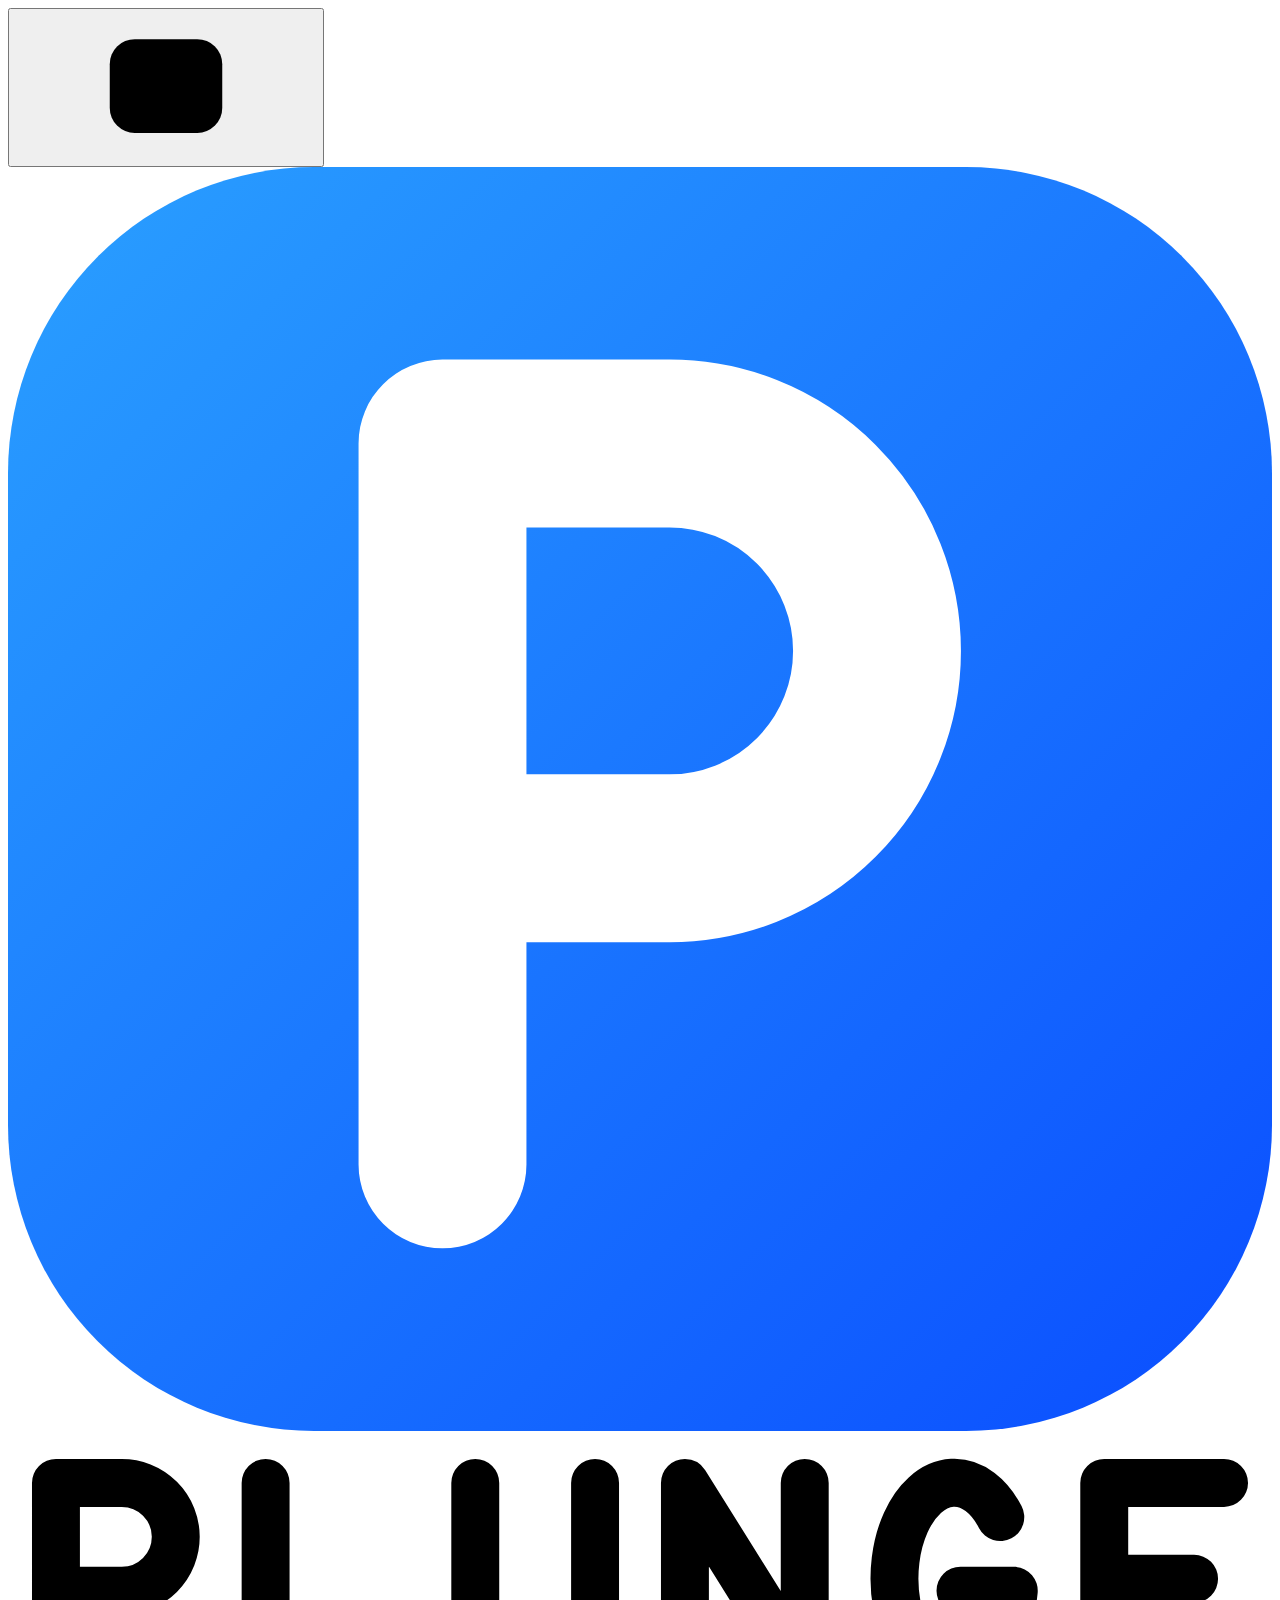
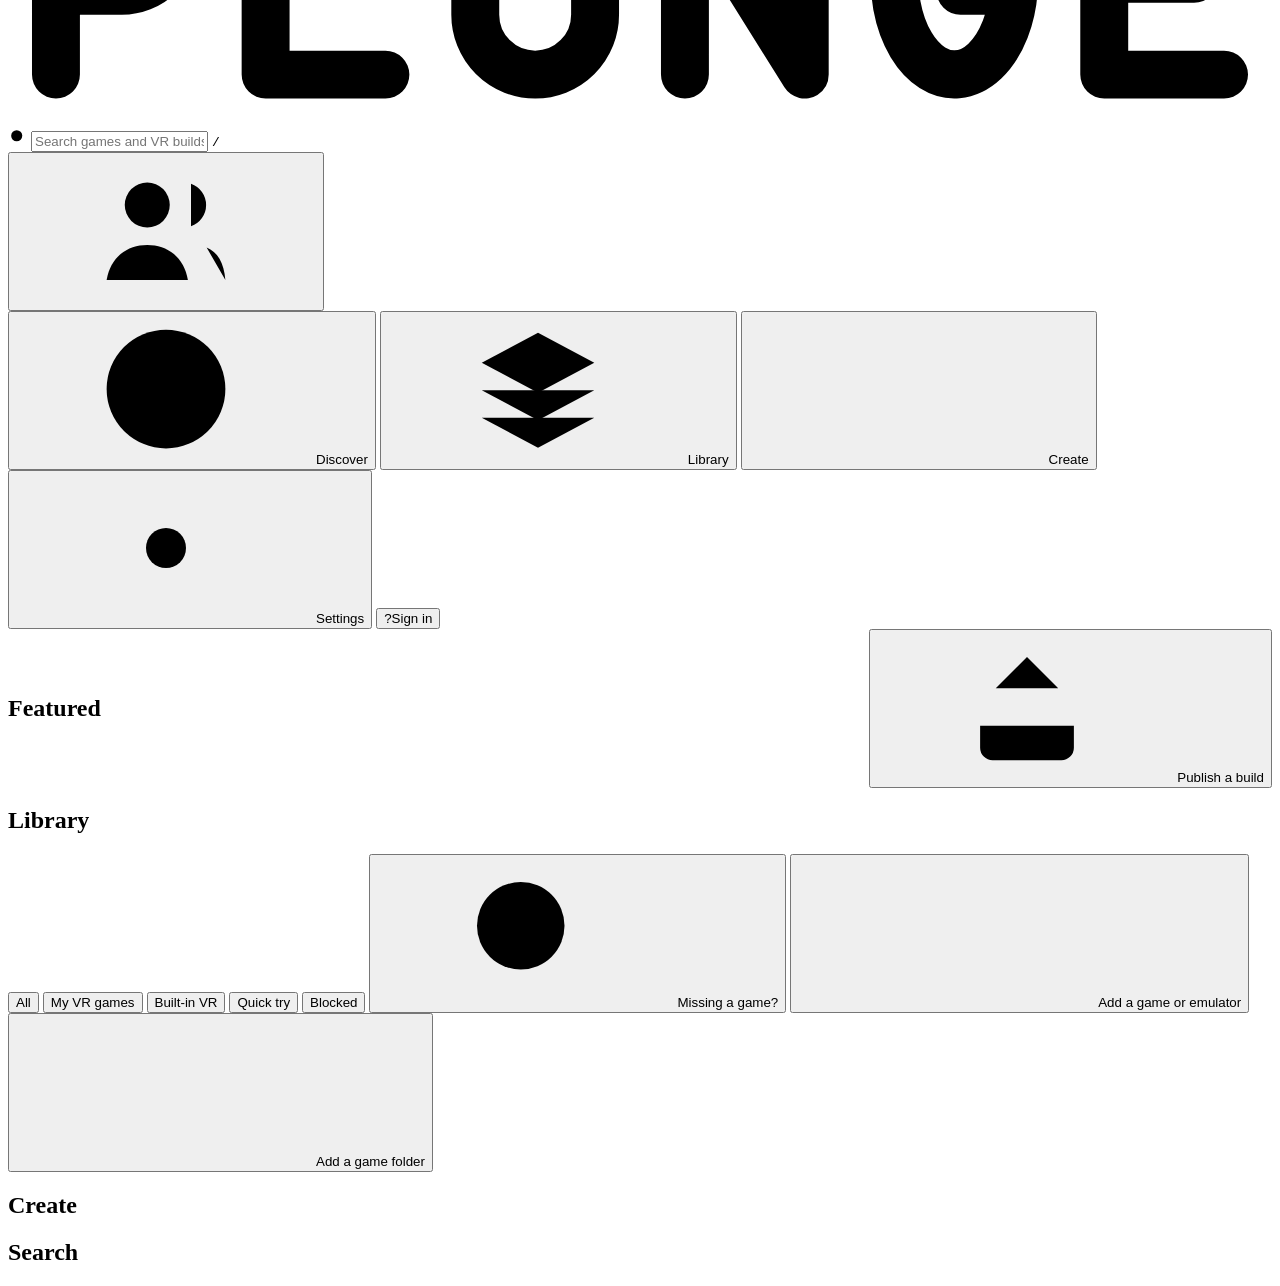
<file: ui/index.html>
<!doctype html>
<html lang="en">
<head>
<meta charset="utf-8">
<meta name="viewport" content="width=device-width,initial-scale=1">
<!-- Nothing from the web can run here: only this page's own inline code, images over https, no network calls from the page,
     no frames, no plugins, no forms. The page talks to the app through its private bridge, not the network. -->
<meta http-equiv="Content-Security-Policy" content="default-src 'none'; script-src 'unsafe-inline'; style-src 'unsafe-inline'; img-src https: data:; font-src data:; connect-src 'none'; frame-src 'none'; object-src 'none'; base-uri 'none'; form-action 'none'">
<title>Plunge</title>
<link rel="stylesheet" href="style.css">
</head>
<body>
<svg width="0" height="0" style="position:absolute" aria-hidden="true">
  <defs>
    <symbol id="i-compass" viewBox="0 0 24 24"><circle cx="12" cy="12" r="9.5"/><path d="M15.8 8.2l-2 5.6-5.6 2 2-5.6z"/></symbol>
    <symbol id="i-stack" viewBox="0 0 24 24"><path d="M12 3l9 4.8-9 4.8-9-4.8z"/><path d="M3 12.2l9 4.8 9-4.8"/><path d="M3 16.6l9 4.8 9-4.8"/></symbol>
    <symbol id="i-plus" viewBox="0 0 24 24"><path d="M12 5v14M5 12h14"/></symbol>
    <symbol id="i-search" viewBox="0 0 24 24"><circle cx="11" cy="11" r="7"/><path d="M20.5 20.5L16 16"/></symbol>
    <symbol id="i-users" viewBox="0 0 24 24"><circle cx="9" cy="8" r="3.6"/><path d="M2.5 20c.6-3.6 3.2-5.6 6.5-5.6s5.9 2 6.5 5.6"/><path d="M16 4.6a3.6 3.6 0 010 6.8M18.5 14.8c1.7.7 2.8 2.4 3 5.2"/></symbol>
    <symbol id="i-gear" viewBox="0 0 24 24"><circle cx="12" cy="12" r="3.2"/><path d="M12 2.8v3M12 18.2v3M2.8 12h3M18.2 12h3M5.5 5.5l2.1 2.1M16.4 16.4l2.1 2.1M18.5 5.5l-2.1 2.1M7.6 16.4l-2.1 2.1"/></symbol>
    <symbol id="i-sidebar" viewBox="0 0 24 24"><rect x="3" y="4.5" width="18" height="15" rx="4"/><path d="M9.5 4.5v15"/></symbol>
    <symbol id="i-play" viewBox="0 0 24 24"><path d="M8 5.2l11 6.8-11 6.8z" fill="currentColor"/></symbol>
    <symbol id="i-check" viewBox="0 0 24 24"><path d="M5 12.5l4.5 4.5L19 7.5"/></symbol>
    <symbol id="i-right" viewBox="0 0 24 24"><path d="M9 5l7 7-7 7"/></symbol>
    <symbol id="i-left" viewBox="0 0 24 24"><path d="M15 5l-7 7 7 7"/></symbol>
    <symbol id="i-heart" viewBox="0 0 24 24"><path d="M12 20s-7.5-4.6-9-9.4C2 7.3 4 4.8 6.8 4.8c1.9 0 3.5 1 5.2 3 1.7-2 3.3-3 5.2-3C20 4.8 22 7.3 21 10.6c-1.5 4.8-9 9.4-9 9.4z"/></symbol>
    <symbol id="i-sliders" viewBox="0 0 24 24"><path d="M4 7h9M17 7h3M4 17h3M11 17h9"/><circle cx="15" cy="7" r="2.2"/><circle cx="9" cy="17" r="2.2"/></symbol>
    <symbol id="i-vr" viewBox="0 0 24 24"><path d="M3 9.5A3 3 0 016 6.5h12a3 3 0 013 3v5a3 3 0 01-3 3h-3.2c-1 0-1.6-.6-2-1.4l-.3-.6a1 1 0 00-1 0l-.3.6c-.4.8-1 1.4-2 1.4H6a3 3 0 01-3-3z"/></symbol>
    <symbol id="i-pad" viewBox="0 0 24 24"><rect x="2.5" y="7" width="19" height="11" rx="5.5"/><path d="M8 10.5v4M6 12.5h4"/><circle cx="15.5" cy="11.5" r=".9" fill="currentColor"/><circle cx="18" cy="13.5" r=".9" fill="currentColor"/></symbol>
    <symbol id="i-down" viewBox="0 0 24 24"><path d="M12 4v12M7 11l5 5 5-5M4.5 15v3.5a2 2 0 002 2h11a2 2 0 002-2V15"/></symbol><symbol id="i-up" viewBox="0 0 24 24"><path d="M12 16V4M7 9l5-5 5 5M4.5 15v3.5a2 2 0 002 2h11a2 2 0 002-2V15"/></symbol>
    <symbol id="i-x" viewBox="0 0 24 24"><path d="M6 6l12 12M18 6L6 18"/></symbol>
    <symbol id="i-spark" viewBox="0 0 24 24"><path d="M12 3l1.9 5.1L19 10l-5.1 1.9L12 17l-1.9-5.1L5 10l5.1-1.9zM19 16l.8 2.2L22 19l-2.2.8L19 22l-.8-2.2L16 19l2.2-.8z"/></symbol>
    <symbol id="i-copy" viewBox="0 0 24 24"><rect x="8.5" y="8.5" width="12" height="12" rx="3"/><path d="M15.5 8.5V6.5a3 3 0 00-3-3h-6a3 3 0 00-3 3v6a3 3 0 003 3h2"/></symbol>
    <symbol id="i-trash" viewBox="0 0 24 24"><path d="M4 7h16M9.5 7V4.5h5V7M6.5 7l.8 12a2 2 0 002 1.9h5.4a2 2 0 002-1.9l.8-12"/></symbol>
    <symbol id="i-shield" viewBox="0 0 24 24"><path d="M12 3l7.5 3v5.5c0 4.5-3.2 8-7.5 9.5-4.3-1.5-7.5-5-7.5-9.5V6z"/></symbol>
    <symbol id="i-bolt" viewBox="0 0 24 24"><path d="M13 3L5 13.5h6L10 21l8-10.5h-6z"/></symbol>
    <symbol id="i-person" viewBox="0 0 24 24"><circle cx="12" cy="8" r="3.8"/><path d="M4.5 20.5c.8-4 3.7-6 7.5-6s6.7 2 7.5 6"/></symbol>
  </defs>
</svg>

<div class="app">
  <header class="top">
    <div class="top-l">
      <button class="icon-btn" id="railToggle" aria-label="Toggle sidebar"><svg class="i"><use href="#i-sidebar"/></svg></button>
      <div class="wordmark" aria-label="Plunge"><svg class="wm-mark" viewBox="0 0 256 256" role="img" aria-label="Plunge"><defs><linearGradient id="app" x1="0" y1="0" x2="1" y2="1"><stop offset="0" stop-color="#2aa0ff"/><stop offset="1" stop-color="#0a4dff"/></linearGradient></defs><rect width="256" height="256" rx="62" fill="url(#app)"/><path d="M88 202V56h46a42 42 0 0 1 0 84H88" fill="none" stroke="#fff" stroke-width="34" stroke-linecap="round" stroke-linejoin="round"/></svg><svg class="wm-word" viewBox="-8 -8 422 96" fill="none" stroke="currentColor" stroke-width="16" stroke-linecap="round" stroke-linejoin="round" role="img" aria-label="Plunge"><path transform="translate(0 0)" d="M8 72V8H30a18 18 0 0 1 0 36H8"/><path transform="translate(70 0)" d="M8 8V72H48"/><path transform="translate(140 0)" d="M8 8V52a20 20 0 0 0 40 0V8"/><path transform="translate(210 0)" d="M8 72V8L48 72V8"/><path transform="translate(280 0)" d="M43.3 19.4A20 32 0 1 0 47.8 44H30"/><path transform="translate(350 0)" d="M48 8H8V72H48M8 40H38"/></svg></div>
    </div>
    <label class="search">
      <svg class="i" style="width:19px;height:19px"><use href="#i-search"/></svg>
      <input id="search" placeholder="Search games and VR builds" autocomplete="off" spellcheck="false" aria-label="Search">
      <kbd>/</kbd>
    </label>
    <div class="top-r">
      <button class="icon-btn" id="joinOpen" aria-label="Join a friend's game" title="Join a friend with a code"><svg class="i"><use href="#i-users"/></svg></button>
    </div>
  </header>

  <nav class="rail" id="rail" aria-label="Main">
    <button class="nav on" data-page="discover" aria-label="Discover"><svg class="i"><use href="#i-compass"/></svg><span>Discover</span></button>
    <button class="nav" data-page="library" aria-label="Library"><svg class="i"><use href="#i-stack"/></svg><span>Library</span></button>
    <button class="nav" data-page="create" aria-label="Create"><svg class="i"><use href="#i-plus"/></svg><span>Create</span></button>
    <div class="grow"></div>
    <button class="nav" id="settingsOpen" aria-label="Settings"><svg class="i"><use href="#i-gear"/></svg><span>Settings</span></button>
    <button class="nav" id="accountOpen" aria-label="Account"><span class="avatar" id="avatar">?</span><span id="accountLabel">Sign in</span></button>
  </nav>

  <main class="main" id="main">
    <section class="page on" id="page-discover">
      <div style="display:flex;align-items:center;justify-content:space-between;gap:12px;flex-wrap:wrap">
        <h1 class="big" style="margin:0">Featured</h1>
        <button class="btn blue" id="publishOpen"><svg class="i"><use href="#i-up"/></svg>Publish a build</button>
      </div>
      <div class="hero" id="hero"></div>
      <div id="discoverRows"></div>
    </section>

    <section class="page" id="page-library">
      <h1 class="big">Library</h1>
      <div class="chips" id="libFilters">
        <button class="chip on" data-f="all">All</button>
        <button class="chip" data-f="custom">My VR games</button>
        <button class="chip" data-f="vr">Built-in VR</button>
        <button class="chip" data-f="quick">Quick try</button>
        <button class="chip" data-f="blocked">Blocked</button>
        <button class="chip" id="missingBtn" title="See what Plunge looked at, add a folder, or scan your drives"><svg class="i"><use href="#i-search"/></svg>Missing a game?</button>
        <button class="chip" id="addProgram" title="Add an emulator with your game file, or any program that is a game" style="margin-left:auto"><svg class="i"><use href="#i-plus"/></svg>Add a game or emulator</button>
        <button class="chip" id="addFolder" title="Add a folder that holds a game, or a folder of games"><svg class="i"><use href="#i-plus"/></svg>Add a game folder</button>
      </div>
      <div id="libBody"></div>
    </section>

    <section class="page" id="page-create">
      <h1 class="big" id="createTitle">Create</h1>
      <div id="createBody"></div>
    </section>

    <section class="page" id="page-search">
      <h1 class="big" id="searchTitle">Search</h1>
      <div id="searchBody"></div>
    </section>
  </main>
</div>

<dialog id="sheet"><div class="sheet" id="sheetBody"></div></dialog>

<dialog id="joinDlg"><div class="joinbox">
  <h3>Join a friend</h3>
  <p class="muted">Paste the join code or link your friend shared. You need the same game and the same VR build.</p>
  <input id="joinCode" class="input" placeholder="Code or plunge:// link" autocomplete="off" spellcheck="false" aria-label="Join code">
  <div class="actions"><button class="btn dark" id="joinCancel">Cancel</button><button class="btn blue" id="joinGo"><svg class="i"><use href="#i-users"/></svg>Join</button></div>
</div></dialog>

<dialog id="promptDlg"><div class="joinbox" style="width:min(720px,94vw)">
  <h3>Copy this brief</h3>
  <p class="muted">Paste it into Claude Code or Codex.</p>
  <textarea id="promptText" class="big" readonly spellcheck="false" aria-label="Brief for your coding agent"></textarea>
  <div class="actions"><button class="btn dark" id="promptClose">Close</button><button class="btn blue" id="promptCopy"><svg class="i"><use href="#i-copy"/></svg>Copy</button></div>
</div></dialog>

<dialog id="settingsDlg"><div class="joinbox">
  <h3>Settings</h3>
  <ul class="facts" id="settingsFacts"></ul>
  <div class="field"><label class="lbl" for="headsetSel">Your VR</label><select id="headsetSel" class="input"></select></div>
  <div class="toggle" id="adToggle" role="switch" tabindex="0" aria-checked="true"><span>Show sponsored cards</span><span class="sw"></span></div>
  <p class="muted" style="font-size:13px" id="adNote"></p>
  <div class="toggle" id="linkToggle" role="switch" tabindex="0" aria-checked="false"><span>Open plunge:// join links with Plunge</span><span class="sw"></span></div>
  <div class="chips" id="legalLinks"></div>
  <div class="chips"><button class="chip" id="updateBtn">Check for updates</button><button class="chip" id="logsBtn">Open log folder</button></div>
  <p class="muted" style="font-size:13px">Point Plunge at your own hub or lobby with the PLUNGE_HUB and PLUNGE_LOBBY environment variables.</p>
  <div class="actions"><button class="btn dark" id="settingsClose">Close</button></div>
</div></dialog>

<dialog id="publishDlg"><div class="joinbox" style="width:min(620px,94vw)" id="publishBody"></div></dialog>

<dialog id="accountDlg"><div class="joinbox" style="width:min(460px,94vw)" id="accountBody"></div></dialog>

<dialog id="progDlg"><div class="joinbox" style="width:min(600px,94vw)" id="progBody"></div></dialog>

<dialog id="connectDlg"><div class="joinbox" style="width:min(600px,94vw)" id="connectBody"></div></dialog>

<dialog id="wizardDlg"><div class="joinbox" style="width:min(620px,94vw)" id="wizardBody"></div></dialog>

<dialog id="agentDlg"><div class="joinbox" style="width:min(680px,94vw)" id="agentBody"></div></dialog>

<dialog id="trustDlg"><div class="joinbox" style="width:min(560px,94vw)">
  <h3>This build runs extra programs</h3>
  <p class="muted">It ships third-party files that the game loads and runs on your PC. Only continue if you trust where this build came from.</p>
  <p id="trustSummary" style="font-weight:700"></p>
  <div class="scrolly"><ul class="facts" id="trustList"></ul></div>
  <div class="actions"><button class="btn dark" id="trustNo">Cancel</button><button class="btn blue" id="trustYes"><svg class="i"><use href="#i-shield"/></svg>I trust it, continue</button></div>
</div></dialog>

<dialog id="welcomeDlg"><div class="joinbox" style="width:min(520px,94vw)">
  <h3>Welcome to Plunge</h3>
  <ol class="facts" style="list-style:decimal;padding-left:20px;gap:10px">
    <li style="display:list-item;border:0"><b>Pick a game you own.</b> Plunge finds the engine and checks for built-in VR.</li>
    <li style="display:list-item;border:0"><b>Make it yours.</b> Set your controls and comfort, then copy the brief to Claude Code or Codex to build the VR version.</li>
    <li style="display:list-item;border:0"><b>Press Play.</b> Plunge installs it, and can remove it and restore your files any time.</li>
  </ol>
  <div class="field"><label class="lbl">Which VR do you use?</label><div class="chips" id="headsetChips" role="radiogroup" aria-label="Your VR headset"></div></div>
  <p class="muted" style="font-size:13px">Games with anti-cheat are never modified, and builds never contain a game’s own files.</p>
  <div class="actions"><button class="btn blue" id="welcomeGo">Get started</button></div>
</div></dialog>

<dialog id="reportDlg"><div class="joinbox" style="width:min(640px,94vw)">
  <h3>Missing a game?</h3>
  <p class="muted">This is everything Plunge looked at. If your game isn't covered, add its folder or scan your drives.</p>
  <div class="scrolly"><ul class="facts" id="reportList"></ul></div>
  <div class="actions"><button class="btn dark" id="reportClose">Close</button><button class="btn dark" id="reportAdd"><svg class="i"><use href="#i-plus"/></svg>Add a game folder</button>
    <button class="btn blue" id="reportDeep"><svg class="i"><use href="#i-search"/></svg>Scan my drives</button>
    <button class="btn dark" id="reportDeeper" title="Slower: also looks inside folders nested deeper"><svg class="i"><use href="#i-search"/></svg>Look deeper</button></div>
  <p class="muted" id="reportNote" style="font-size:13px"></p>
</div></dialog>

<div id="toast" class="toast" role="status"></div>
<script src="app.js"></script>
</body>
</html>
</file>
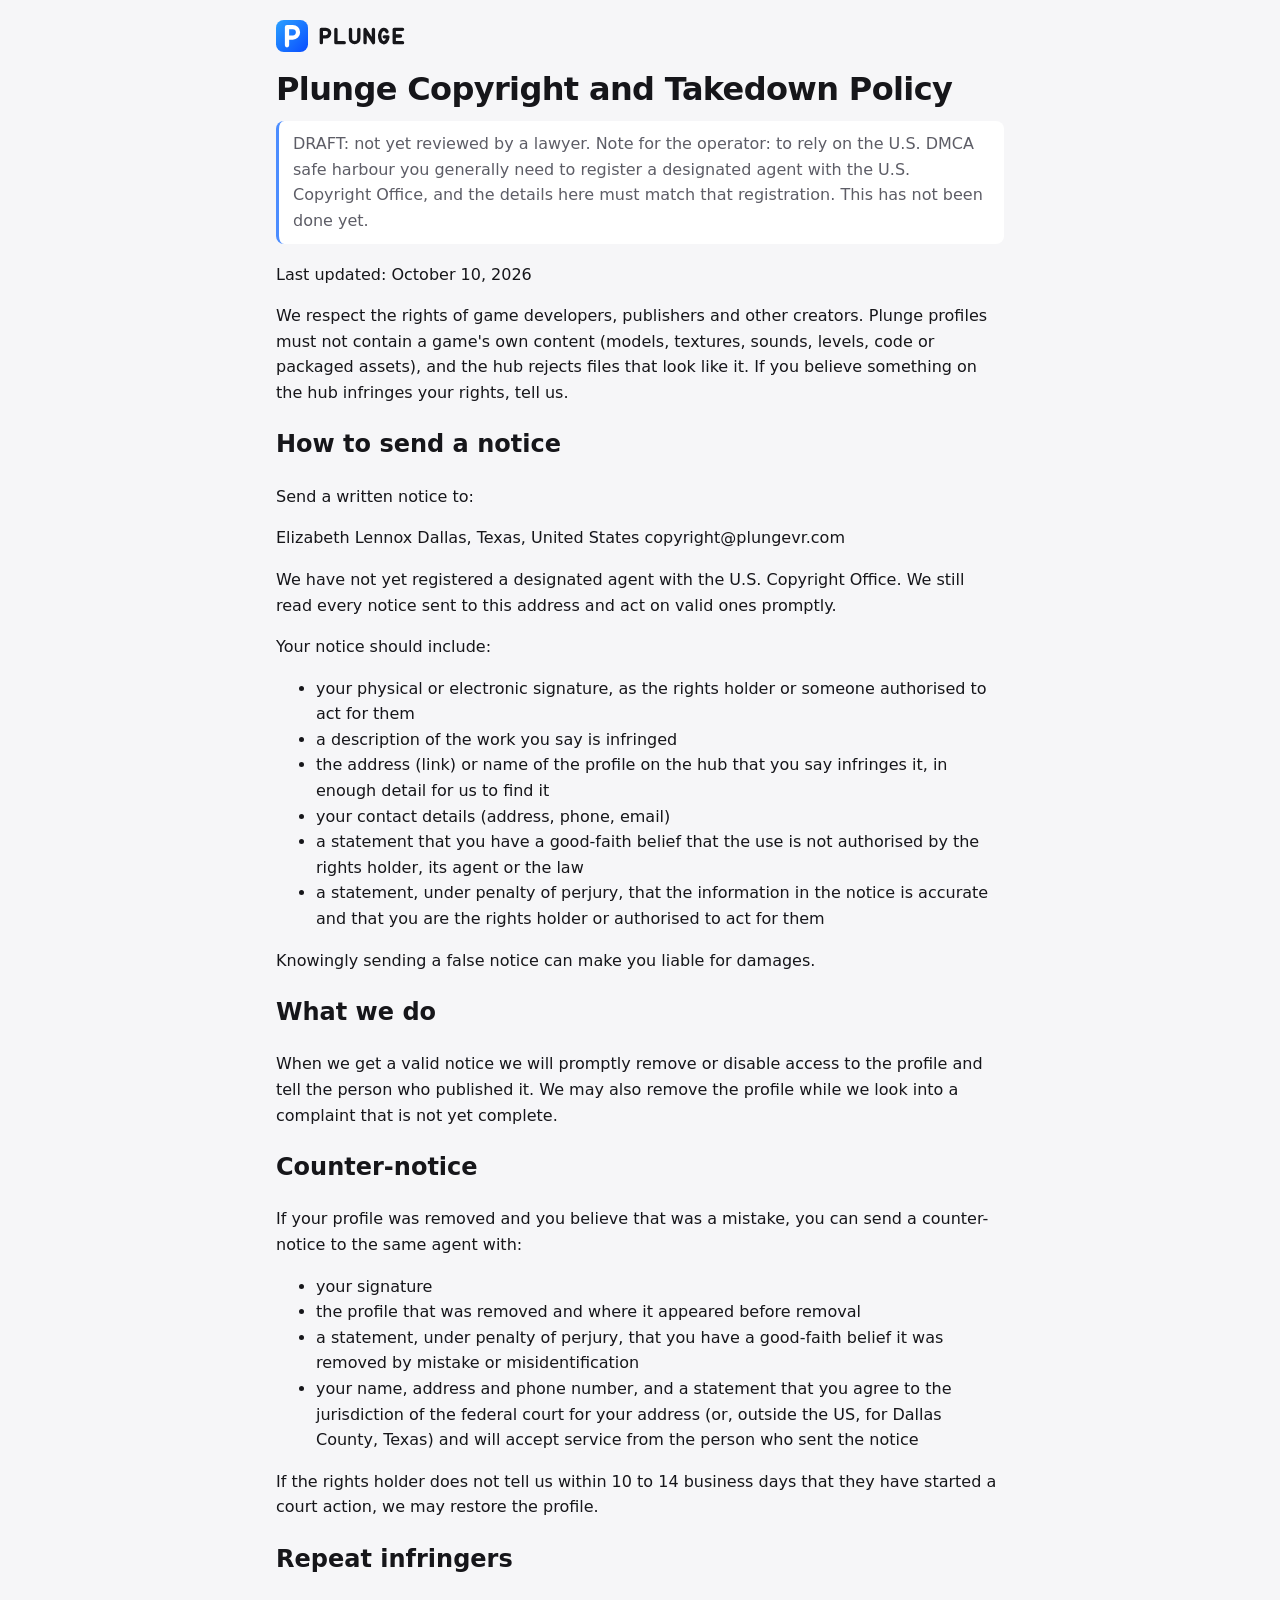
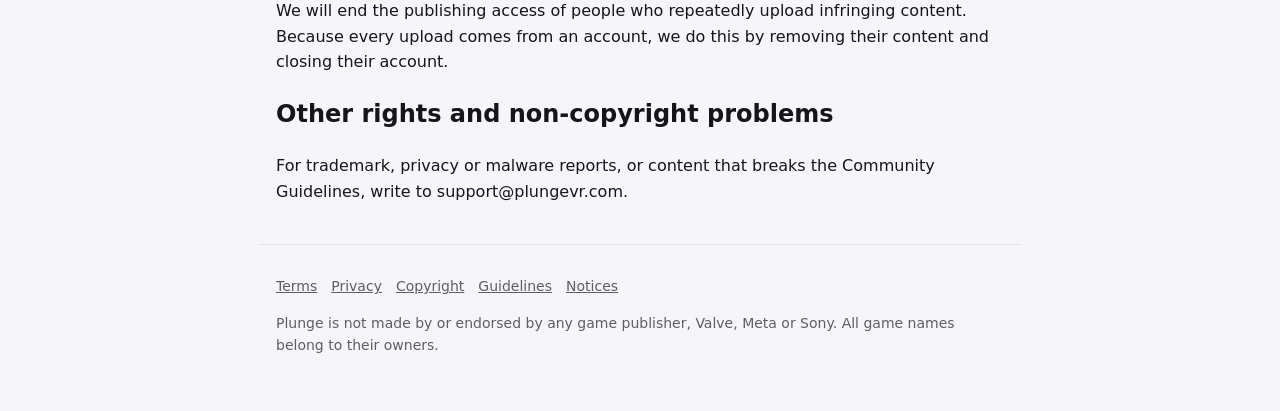
<file: site/copyright/index.html>
<!doctype html><html lang="en"><head><meta charset="utf-8"><meta name="viewport" content="width=device-width,initial-scale=1"><title>Copyright and Takedowns</title><meta name="description" content="Copyright and Takedowns"><meta name="color-scheme" content="dark light"><link rel="icon" href="/plunge.png"><style>
:root{--bg:#141414;--card:#1e1e1e;--text:#f2f2f2;--muted:#a0a0a8;--blue:#4c8dff;--line:#2c2c30}
@media (prefers-color-scheme:light){:root{--bg:#f6f6f8;--card:#fff;--text:#16161a;--muted:#5d5d66;--line:#e1e1e6}}
*{box-sizing:border-box}html{-webkit-text-size-adjust:100%}
body{margin:0;background:var(--bg);color:var(--text);font:16px/1.6 system-ui,-apple-system,"Segoe UI",Roboto,sans-serif}
a{color:var(--blue)}header,main,footer{max-width:760px;margin:0 auto;padding:0 16px}
header{display:flex;align-items:center;gap:10px;padding-top:20px;padding-bottom:20px}
header a{color:var(--text);text-decoration:none;font-weight:700;font-size:20px;display:flex;align-items:center;gap:10px}
header .lm{width:32px;height:32px}header .lw{height:20px;width:auto}
.hero{padding:56px 0 28px}h1{font-size:clamp(34px,7vw,56px);line-height:1.1;margin:0 0 14px;letter-spacing:-.02em}
.lead{font-size:20px;color:var(--muted);margin:0 0 26px}
.btn{display:inline-block;background:var(--blue);color:#fff;text-decoration:none;font-weight:600;padding:13px 22px;border-radius:14px}
.btn.off{background:var(--line);color:var(--muted);pointer-events:none}
.grid{display:grid;gap:12px;grid-template-columns:repeat(auto-fit,minmax(220px,1fr));margin:30px 0}
.card{background:var(--card);border:1px solid var(--line);border-radius:18px;padding:18px}.card h3{margin:0 0 6px;font-size:17px}.card p{margin:0;color:var(--muted);font-size:15px}
.note{background:var(--card);border:1px solid var(--line);border-radius:14px;padding:14px 16px;color:var(--muted);font-size:15px}
footer{padding-top:30px;padding-bottom:40px;color:var(--muted);font-size:14px;border-top:1px solid var(--line);margin-top:40px}footer a{color:var(--muted);margin-right:14px}
.legal h1{font-size:32px}.legal blockquote{margin:0 0 18px;padding:10px 14px;border-left:3px solid var(--blue);background:var(--card);border-radius:8px;color:var(--muted)}
</style></head><body><header><a href="/" aria-label="Plunge"><svg class="lm" viewBox="0 0 256 256" role="img" aria-label="Plunge"><defs><linearGradient id="lg" x1="0" y1="0" x2="1" y2="1"><stop offset="0" stop-color="#2aa0ff"/><stop offset="1" stop-color="#0a4dff"/></linearGradient></defs><rect width="256" height="256" rx="62" fill="url(#lg)"/><path d="M88 202V56h46a42 42 0 0 1 0 84H88" fill="none" stroke="#fff" stroke-width="34" stroke-linecap="round" stroke-linejoin="round"/></svg><svg class="lw" viewBox="-8 -8 422 96" fill="none" stroke="currentColor" stroke-width="16" stroke-linecap="round" stroke-linejoin="round" role="img" aria-label="Plunge"><path transform="translate(0 0)" d="M8 72V8H30a18 18 0 0 1 0 36H8"/><path transform="translate(70 0)" d="M8 8V72H48"/><path transform="translate(140 0)" d="M8 8V52a20 20 0 0 0 40 0V8"/><path transform="translate(210 0)" d="M8 72V8L48 72V8"/><path transform="translate(280 0)" d="M43.3 19.4A20 32 0 1 0 47.8 44H30"/><path transform="translate(350 0)" d="M48 8H8V72H48M8 40H38"/></svg></a></header><main class="legal"><h1>Plunge Copyright and Takedown Policy</h1>
<blockquote>DRAFT: not yet reviewed by a lawyer. Note for the operator: to rely on the U.S. DMCA safe harbour you generally need to register a designated agent with the U.S. Copyright Office, and the details here must match that registration. This has not been done yet.</blockquote>
<p>Last updated: October 10, 2026</p>
<p>We respect the rights of game developers, publishers and other creators. Plunge profiles must not contain a game&#x27;s own content (models, textures, sounds, levels, code or packaged assets), and the hub rejects files that look like it. If you believe something on the hub infringes your rights, tell us.</p>
<h2>How to send a notice</h2>
<p>Send a written notice to:</p>
<p>Elizabeth Lennox Dallas, Texas, United States copyright@plungevr.com</p>
<p>We have not yet registered a designated agent with the U.S. Copyright Office. We still read every notice sent to this address and act on valid ones promptly.</p>
<p>Your notice should include:</p>
<ul><li>your physical or electronic signature, as the rights holder or someone authorised to act for them</li><li>a description of the work you say is infringed</li><li>the address (link) or name of the profile on the hub that you say infringes it, in enough detail for us to find it</li><li>your contact details (address, phone, email)</li><li>a statement that you have a good-faith belief that the use is not authorised by the rights holder, its agent or the law</li><li>a statement, under penalty of perjury, that the information in the notice is accurate and that you are the rights holder or authorised to act for them</li></ul>
<p>Knowingly sending a false notice can make you liable for damages.</p>
<h2>What we do</h2>
<p>When we get a valid notice we will promptly remove or disable access to the profile and tell the person who published it. We may also remove the profile while we look into a complaint that is not yet complete.</p>
<h2>Counter-notice</h2>
<p>If your profile was removed and you believe that was a mistake, you can send a counter-notice to the same agent with:</p>
<ul><li>your signature</li><li>the profile that was removed and where it appeared before removal</li><li>a statement, under penalty of perjury, that you have a good-faith belief it was removed by mistake or misidentification</li><li>your name, address and phone number, and a statement that you agree to the jurisdiction of the federal court for your address (or, outside the US, for Dallas County, Texas) and will accept service from the person who sent the notice</li></ul>
<p>If the rights holder does not tell us within 10 to 14 business days that they have started a court action, we may restore the profile.</p>
<h2>Repeat infringers</h2>
<p>We will end the publishing access of people who repeatedly upload infringing content. Because every upload comes from an account, we do this by removing their content and closing their account.</p>
<h2>Other rights and non-copyright problems</h2>
<p>For trademark, privacy or malware reports, or content that breaks the Community Guidelines, write to support@plungevr.com.</p></main><footer><a href="/terms">Terms</a><a href="/privacy">Privacy</a><a href="/copyright">Copyright</a><a href="/guidelines">Guidelines</a><a href="/notices">Notices</a><p>Plunge is not made by or endorsed by any game publisher, Valve, Meta or Sony. All game names belong to their owners.</p></footer></body></html>
</file>
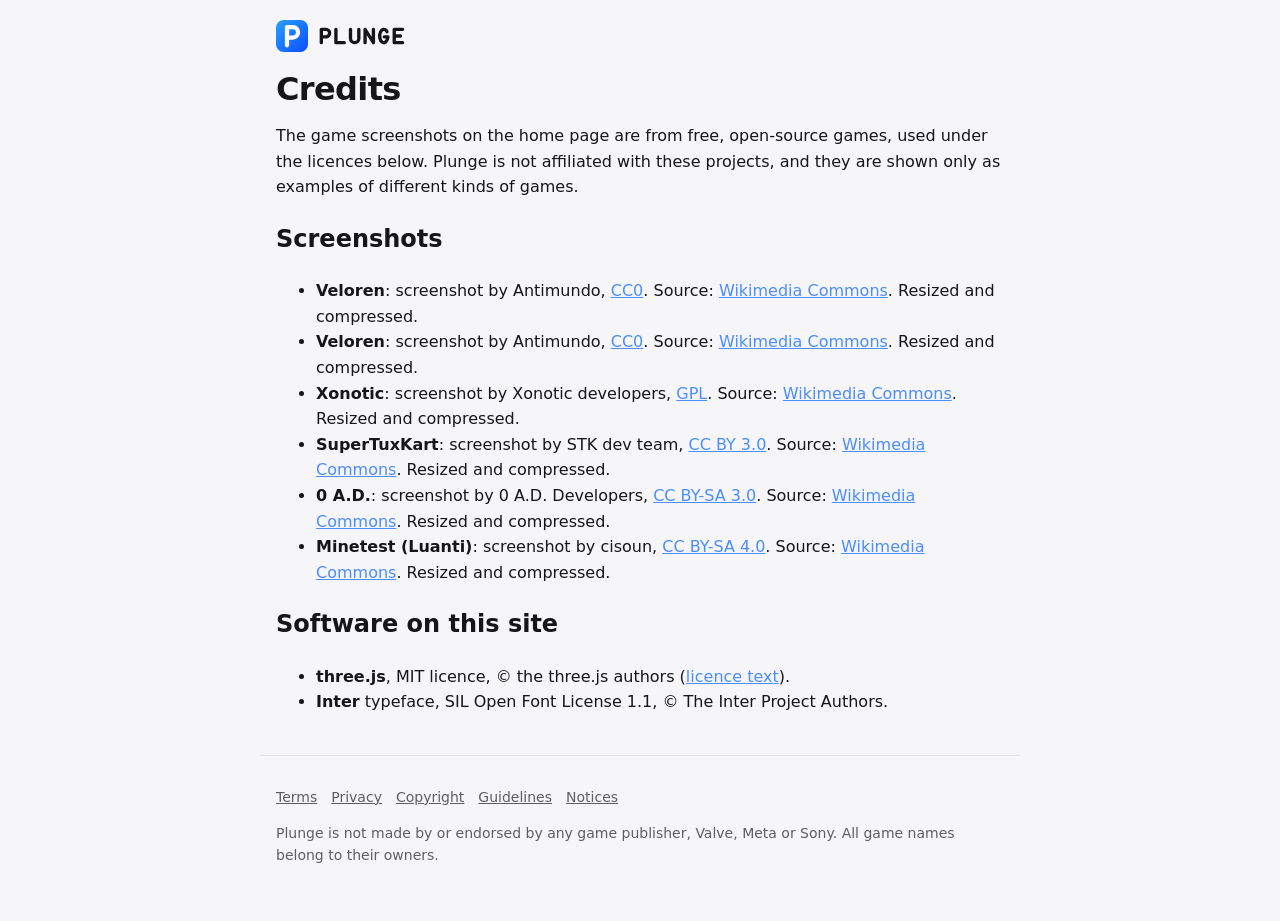
<file: site/credits/index.html>
<!doctype html><html lang="en"><head><meta charset="utf-8"><meta name="viewport" content="width=device-width,initial-scale=1"><title>Credits</title><meta name="description" content="Credits for the screenshots and software used on this site"><meta name="color-scheme" content="dark light"><link rel="icon" href="/plunge.png"><style>
:root{--bg:#141414;--card:#1e1e1e;--text:#f2f2f2;--muted:#a0a0a8;--blue:#4c8dff;--line:#2c2c30}
@media (prefers-color-scheme:light){:root{--bg:#f6f6f8;--card:#fff;--text:#16161a;--muted:#5d5d66;--line:#e1e1e6}}
*{box-sizing:border-box}html{-webkit-text-size-adjust:100%}
body{margin:0;background:var(--bg);color:var(--text);font:16px/1.6 system-ui,-apple-system,"Segoe UI",Roboto,sans-serif}
a{color:var(--blue)}header,main,footer{max-width:760px;margin:0 auto;padding:0 16px}
header{display:flex;align-items:center;gap:10px;padding-top:20px;padding-bottom:20px}
header a{color:var(--text);text-decoration:none;font-weight:700;font-size:20px;display:flex;align-items:center;gap:10px}
header .lm{width:32px;height:32px}header .lw{height:20px;width:auto}
.hero{padding:56px 0 28px}h1{font-size:clamp(34px,7vw,56px);line-height:1.1;margin:0 0 14px;letter-spacing:-.02em}
.lead{font-size:20px;color:var(--muted);margin:0 0 26px}
.btn{display:inline-block;background:var(--blue);color:#fff;text-decoration:none;font-weight:600;padding:13px 22px;border-radius:14px}
.btn.off{background:var(--line);color:var(--muted);pointer-events:none}
.grid{display:grid;gap:12px;grid-template-columns:repeat(auto-fit,minmax(220px,1fr));margin:30px 0}
.card{background:var(--card);border:1px solid var(--line);border-radius:18px;padding:18px}.card h3{margin:0 0 6px;font-size:17px}.card p{margin:0;color:var(--muted);font-size:15px}
.note{background:var(--card);border:1px solid var(--line);border-radius:14px;padding:14px 16px;color:var(--muted);font-size:15px}
footer{padding-top:30px;padding-bottom:40px;color:var(--muted);font-size:14px;border-top:1px solid var(--line);margin-top:40px}footer a{color:var(--muted);margin-right:14px}
.legal h1{font-size:32px}.legal blockquote{margin:0 0 18px;padding:10px 14px;border-left:3px solid var(--blue);background:var(--card);border-radius:8px;color:var(--muted)}
</style></head><body><header><a href="/" aria-label="Plunge"><svg class="lm" viewBox="0 0 256 256" role="img" aria-label="Plunge"><defs><linearGradient id="lg" x1="0" y1="0" x2="1" y2="1"><stop offset="0" stop-color="#2aa0ff"/><stop offset="1" stop-color="#0a4dff"/></linearGradient></defs><rect width="256" height="256" rx="62" fill="url(#lg)"/><path d="M88 202V56h46a42 42 0 0 1 0 84H88" fill="none" stroke="#fff" stroke-width="34" stroke-linecap="round" stroke-linejoin="round"/></svg><svg class="lw" viewBox="-8 -8 422 96" fill="none" stroke="currentColor" stroke-width="16" stroke-linecap="round" stroke-linejoin="round" role="img" aria-label="Plunge"><path transform="translate(0 0)" d="M8 72V8H30a18 18 0 0 1 0 36H8"/><path transform="translate(70 0)" d="M8 8V72H48"/><path transform="translate(140 0)" d="M8 8V52a20 20 0 0 0 40 0V8"/><path transform="translate(210 0)" d="M8 72V8L48 72V8"/><path transform="translate(280 0)" d="M43.3 19.4A20 32 0 1 0 47.8 44H30"/><path transform="translate(350 0)" d="M48 8H8V72H48M8 40H38"/></svg></a></header><main class="legal"><h1>Credits</h1><p>The game screenshots on the home page are from free, open-source games, used under the licences below. Plunge is not affiliated with these projects, and they are shown only as examples of different kinds of games.</p><h2>Screenshots</h2><ul><li><b>Veloren</b>: screenshot by Antimundo, <a href="http://creativecommons.org/publicdomain/zero/1.0/deed.en" rel="noopener">CC0</a>. Source: <a href="https://commons.wikimedia.org/wiki/File:Veloren-0.17-screenshot-sunset.jpg" rel="noopener">Wikimedia Commons</a>. Resized and compressed.</li><li><b>Veloren</b>: screenshot by Antimundo, <a href="http://creativecommons.org/publicdomain/zero/1.0/deed.en" rel="noopener">CC0</a>. Source: <a href="https://commons.wikimedia.org/wiki/File:Veloren-0.17-screenshot-horizon.jpg" rel="noopener">Wikimedia Commons</a>. Resized and compressed.</li><li><b>Xonotic</b>: screenshot by Xonotic developers, <a href="http://www.gnu.org/licenses/gpl.html" rel="noopener">GPL</a>. Source: <a href="https://commons.wikimedia.org/wiki/File:Xonotic_0.8.2_rocket.jpg" rel="noopener">Wikimedia Commons</a>. Resized and compressed.</li><li><b>SuperTuxKart</b>: screenshot by STK dev team, <a href="https://creativecommons.org/licenses/by/3.0" rel="noopener">CC BY 3.0</a>. Source: <a href="https://commons.wikimedia.org/wiki/File:Supertuxkart-0.9-screenshot-2.jpg" rel="noopener">Wikimedia Commons</a>. Resized and compressed.</li><li><b>0 A.D.</b>: screenshot by 0 A.D. Developers, <a href="https://creativecommons.org/licenses/by-sa/3.0" rel="noopener">CC BY-SA 3.0</a>. Source: <a href="https://commons.wikimedia.org/wiki/File:0_A.D._Alpha_23.jpg" rel="noopener">Wikimedia Commons</a>. Resized and compressed.</li><li><b>Minetest (Luanti)</b>: screenshot by cisoun, <a href="https://creativecommons.org/licenses/by-sa/4.0" rel="noopener">CC BY-SA 4.0</a>. Source: <a href="https://commons.wikimedia.org/wiki/File:Minetest_screenshot_Sans_titre2.jpg" rel="noopener">Wikimedia Commons</a>. Resized and compressed.</li></ul><h2>Software on this site</h2><ul><li><b>three.js</b>, MIT licence, &copy; the three.js authors (<a href="/vendor/three.LICENSE">licence text</a>).</li><li><b>Inter</b> typeface, SIL Open Font License 1.1, &copy; The Inter Project Authors.</li></ul></main><footer><a href="/terms">Terms</a><a href="/privacy">Privacy</a><a href="/copyright">Copyright</a><a href="/guidelines">Guidelines</a><a href="/notices">Notices</a><p>Plunge is not made by or endorsed by any game publisher, Valve, Meta or Sony. All game names belong to their owners.</p></footer></body></html>
</file>
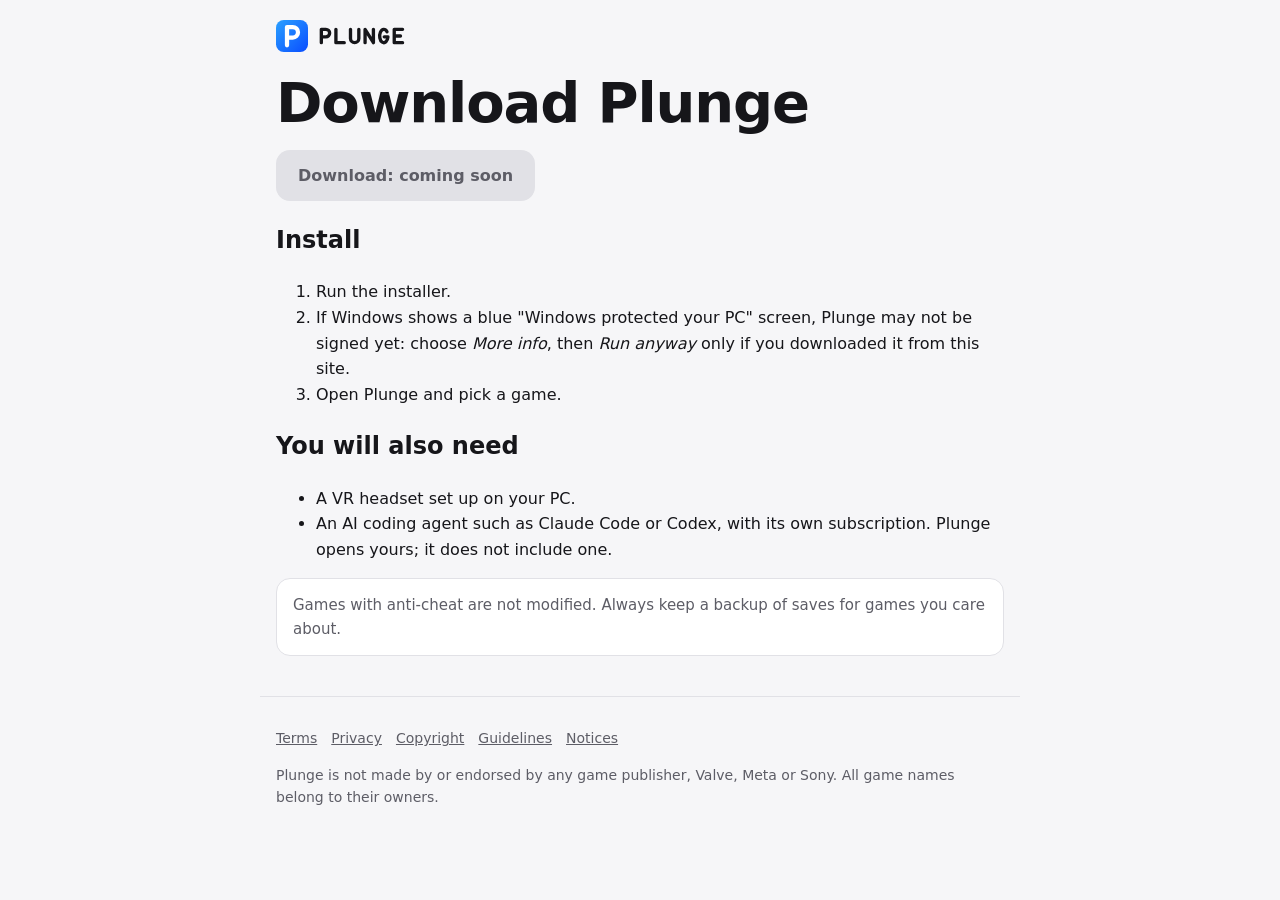
<file: site/download/index.html>
<!doctype html><html lang="en"><head><meta charset="utf-8"><meta name="viewport" content="width=device-width,initial-scale=1"><title>Download Plunge</title><meta name="description" content="Download Plunge for Windows"><meta name="color-scheme" content="dark light"><link rel="icon" href="/plunge.png"><style>
:root{--bg:#141414;--card:#1e1e1e;--text:#f2f2f2;--muted:#a0a0a8;--blue:#4c8dff;--line:#2c2c30}
@media (prefers-color-scheme:light){:root{--bg:#f6f6f8;--card:#fff;--text:#16161a;--muted:#5d5d66;--line:#e1e1e6}}
*{box-sizing:border-box}html{-webkit-text-size-adjust:100%}
body{margin:0;background:var(--bg);color:var(--text);font:16px/1.6 system-ui,-apple-system,"Segoe UI",Roboto,sans-serif}
a{color:var(--blue)}header,main,footer{max-width:760px;margin:0 auto;padding:0 16px}
header{display:flex;align-items:center;gap:10px;padding-top:20px;padding-bottom:20px}
header a{color:var(--text);text-decoration:none;font-weight:700;font-size:20px;display:flex;align-items:center;gap:10px}
header .lm{width:32px;height:32px}header .lw{height:20px;width:auto}
.hero{padding:56px 0 28px}h1{font-size:clamp(34px,7vw,56px);line-height:1.1;margin:0 0 14px;letter-spacing:-.02em}
.lead{font-size:20px;color:var(--muted);margin:0 0 26px}
.btn{display:inline-block;background:var(--blue);color:#fff;text-decoration:none;font-weight:600;padding:13px 22px;border-radius:14px}
.btn.off{background:var(--line);color:var(--muted);pointer-events:none}
.grid{display:grid;gap:12px;grid-template-columns:repeat(auto-fit,minmax(220px,1fr));margin:30px 0}
.card{background:var(--card);border:1px solid var(--line);border-radius:18px;padding:18px}.card h3{margin:0 0 6px;font-size:17px}.card p{margin:0;color:var(--muted);font-size:15px}
.note{background:var(--card);border:1px solid var(--line);border-radius:14px;padding:14px 16px;color:var(--muted);font-size:15px}
footer{padding-top:30px;padding-bottom:40px;color:var(--muted);font-size:14px;border-top:1px solid var(--line);margin-top:40px}footer a{color:var(--muted);margin-right:14px}
.legal h1{font-size:32px}.legal blockquote{margin:0 0 18px;padding:10px 14px;border-left:3px solid var(--blue);background:var(--card);border-radius:8px;color:var(--muted)}
</style></head><body><header><a href="/" aria-label="Plunge"><svg class="lm" viewBox="0 0 256 256" role="img" aria-label="Plunge"><defs><linearGradient id="lg" x1="0" y1="0" x2="1" y2="1"><stop offset="0" stop-color="#2aa0ff"/><stop offset="1" stop-color="#0a4dff"/></linearGradient></defs><rect width="256" height="256" rx="62" fill="url(#lg)"/><path d="M88 202V56h46a42 42 0 0 1 0 84H88" fill="none" stroke="#fff" stroke-width="34" stroke-linecap="round" stroke-linejoin="round"/></svg><svg class="lw" viewBox="-8 -8 422 96" fill="none" stroke="currentColor" stroke-width="16" stroke-linecap="round" stroke-linejoin="round" role="img" aria-label="Plunge"><path transform="translate(0 0)" d="M8 72V8H30a18 18 0 0 1 0 36H8"/><path transform="translate(70 0)" d="M8 8V72H48"/><path transform="translate(140 0)" d="M8 8V52a20 20 0 0 0 40 0V8"/><path transform="translate(210 0)" d="M8 72V8L48 72V8"/><path transform="translate(280 0)" d="M43.3 19.4A20 32 0 1 0 47.8 44H30"/><path transform="translate(350 0)" d="M48 8H8V72H48M8 40H38"/></svg></a></header><main class=""><h1>Download Plunge</h1><p><span class="btn off">Download: coming soon</span></p><h2>Install</h2><ol><li>Run the installer.</li><li>If Windows shows a blue "Windows protected your PC" screen, Plunge may not be signed yet: choose <em>More info</em>, then <em>Run anyway</em> only if you downloaded it from this site.</li><li>Open Plunge and pick a game.</li></ol><h2>You will also need</h2><ul><li>A VR headset set up on your PC.</li><li>An AI coding agent such as Claude Code or Codex, with its own subscription. Plunge opens yours; it does not include one.</li></ul><p class="note">Games with anti-cheat are not modified. Always keep a backup of saves for games you care about.</p></main><footer><a href="/terms">Terms</a><a href="/privacy">Privacy</a><a href="/copyright">Copyright</a><a href="/guidelines">Guidelines</a><a href="/notices">Notices</a><p>Plunge is not made by or endorsed by any game publisher, Valve, Meta or Sony. All game names belong to their owners.</p></footer></body></html>
</file>
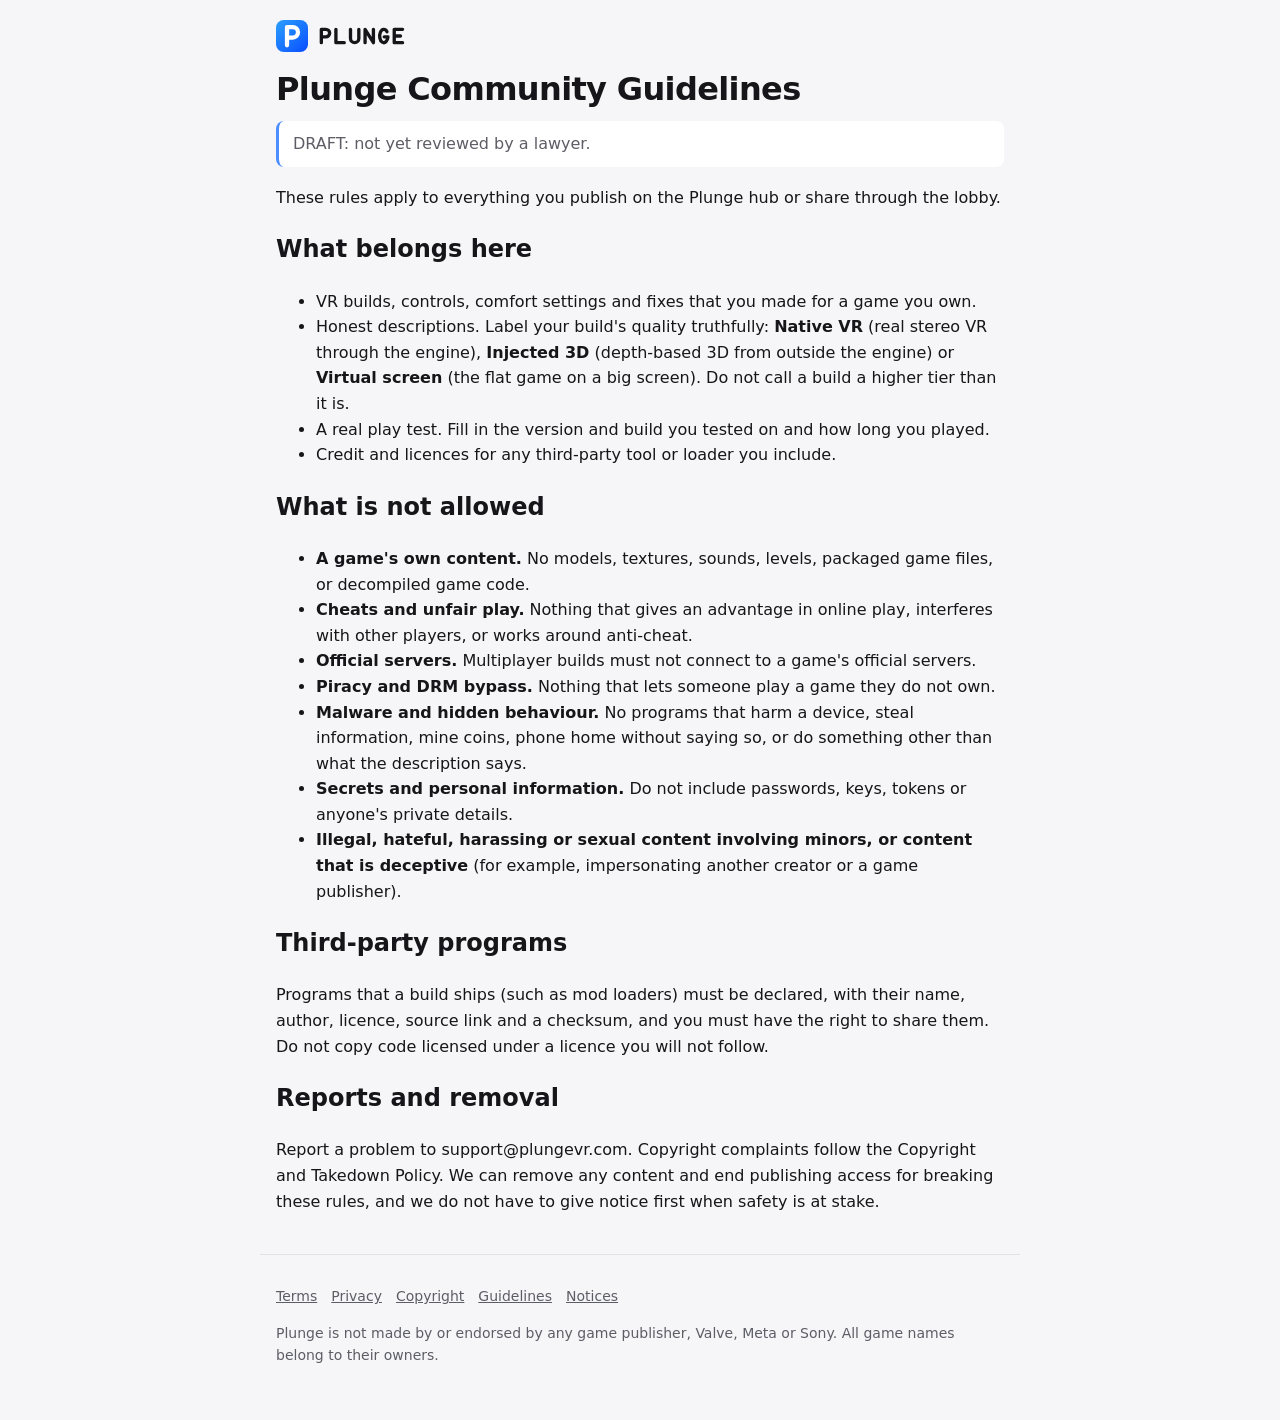
<file: site/guidelines/index.html>
<!doctype html><html lang="en"><head><meta charset="utf-8"><meta name="viewport" content="width=device-width,initial-scale=1"><title>Community Guidelines</title><meta name="description" content="Community Guidelines"><meta name="color-scheme" content="dark light"><link rel="icon" href="/plunge.png"><style>
:root{--bg:#141414;--card:#1e1e1e;--text:#f2f2f2;--muted:#a0a0a8;--blue:#4c8dff;--line:#2c2c30}
@media (prefers-color-scheme:light){:root{--bg:#f6f6f8;--card:#fff;--text:#16161a;--muted:#5d5d66;--line:#e1e1e6}}
*{box-sizing:border-box}html{-webkit-text-size-adjust:100%}
body{margin:0;background:var(--bg);color:var(--text);font:16px/1.6 system-ui,-apple-system,"Segoe UI",Roboto,sans-serif}
a{color:var(--blue)}header,main,footer{max-width:760px;margin:0 auto;padding:0 16px}
header{display:flex;align-items:center;gap:10px;padding-top:20px;padding-bottom:20px}
header a{color:var(--text);text-decoration:none;font-weight:700;font-size:20px;display:flex;align-items:center;gap:10px}
header .lm{width:32px;height:32px}header .lw{height:20px;width:auto}
.hero{padding:56px 0 28px}h1{font-size:clamp(34px,7vw,56px);line-height:1.1;margin:0 0 14px;letter-spacing:-.02em}
.lead{font-size:20px;color:var(--muted);margin:0 0 26px}
.btn{display:inline-block;background:var(--blue);color:#fff;text-decoration:none;font-weight:600;padding:13px 22px;border-radius:14px}
.btn.off{background:var(--line);color:var(--muted);pointer-events:none}
.grid{display:grid;gap:12px;grid-template-columns:repeat(auto-fit,minmax(220px,1fr));margin:30px 0}
.card{background:var(--card);border:1px solid var(--line);border-radius:18px;padding:18px}.card h3{margin:0 0 6px;font-size:17px}.card p{margin:0;color:var(--muted);font-size:15px}
.note{background:var(--card);border:1px solid var(--line);border-radius:14px;padding:14px 16px;color:var(--muted);font-size:15px}
footer{padding-top:30px;padding-bottom:40px;color:var(--muted);font-size:14px;border-top:1px solid var(--line);margin-top:40px}footer a{color:var(--muted);margin-right:14px}
.legal h1{font-size:32px}.legal blockquote{margin:0 0 18px;padding:10px 14px;border-left:3px solid var(--blue);background:var(--card);border-radius:8px;color:var(--muted)}
</style></head><body><header><a href="/" aria-label="Plunge"><svg class="lm" viewBox="0 0 256 256" role="img" aria-label="Plunge"><defs><linearGradient id="lg" x1="0" y1="0" x2="1" y2="1"><stop offset="0" stop-color="#2aa0ff"/><stop offset="1" stop-color="#0a4dff"/></linearGradient></defs><rect width="256" height="256" rx="62" fill="url(#lg)"/><path d="M88 202V56h46a42 42 0 0 1 0 84H88" fill="none" stroke="#fff" stroke-width="34" stroke-linecap="round" stroke-linejoin="round"/></svg><svg class="lw" viewBox="-8 -8 422 96" fill="none" stroke="currentColor" stroke-width="16" stroke-linecap="round" stroke-linejoin="round" role="img" aria-label="Plunge"><path transform="translate(0 0)" d="M8 72V8H30a18 18 0 0 1 0 36H8"/><path transform="translate(70 0)" d="M8 8V72H48"/><path transform="translate(140 0)" d="M8 8V52a20 20 0 0 0 40 0V8"/><path transform="translate(210 0)" d="M8 72V8L48 72V8"/><path transform="translate(280 0)" d="M43.3 19.4A20 32 0 1 0 47.8 44H30"/><path transform="translate(350 0)" d="M48 8H8V72H48M8 40H38"/></svg></a></header><main class="legal"><h1>Plunge Community Guidelines</h1>
<blockquote>DRAFT: not yet reviewed by a lawyer.</blockquote>
<p>These rules apply to everything you publish on the Plunge hub or share through the lobby.</p>
<h2>What belongs here</h2>
<ul><li>VR builds, controls, comfort settings and fixes that you made for a game you own.</li><li>Honest descriptions. Label your build&#x27;s quality truthfully: <strong>Native VR</strong> (real stereo VR through the engine), <strong>Injected 3D</strong> (depth-based 3D from outside the engine) or <strong>Virtual screen</strong> (the flat game on a big screen). Do not call a build a higher tier than it is.</li><li>A real play test. Fill in the version and build you tested on and how long you played.</li><li>Credit and licences for any third-party tool or loader you include.</li></ul>
<h2>What is not allowed</h2>
<ul><li><strong>A game&#x27;s own content.</strong> No models, textures, sounds, levels, packaged game files, or decompiled game code.</li><li><strong>Cheats and unfair play.</strong> Nothing that gives an advantage in online play, interferes with other players, or works around anti-cheat.</li><li><strong>Official servers.</strong> Multiplayer builds must not connect to a game&#x27;s official servers.</li><li><strong>Piracy and DRM bypass.</strong> Nothing that lets someone play a game they do not own.</li><li><strong>Malware and hidden behaviour.</strong> No programs that harm a device, steal information, mine coins, phone home without saying so, or do something other than what the description says.</li><li><strong>Secrets and personal information.</strong> Do not include passwords, keys, tokens or anyone&#x27;s private details.</li><li><strong>Illegal, hateful, harassing or sexual content involving minors, or content that is deceptive</strong> (for example, impersonating another creator or a game publisher).</li></ul>
<h2>Third-party programs</h2>
<p>Programs that a build ships (such as mod loaders) must be declared, with their name, author, licence, source link and a checksum, and you must have the right to share them. Do not copy code licensed under a licence you will not follow.</p>
<h2>Reports and removal</h2>
<p>Report a problem to support@plungevr.com. Copyright complaints follow the Copyright and Takedown Policy. We can remove any content and end publishing access for breaking these rules, and we do not have to give notice first when safety is at stake.</p></main><footer><a href="/terms">Terms</a><a href="/privacy">Privacy</a><a href="/copyright">Copyright</a><a href="/guidelines">Guidelines</a><a href="/notices">Notices</a><p>Plunge is not made by or endorsed by any game publisher, Valve, Meta or Sony. All game names belong to their owners.</p></footer></body></html>
</file>
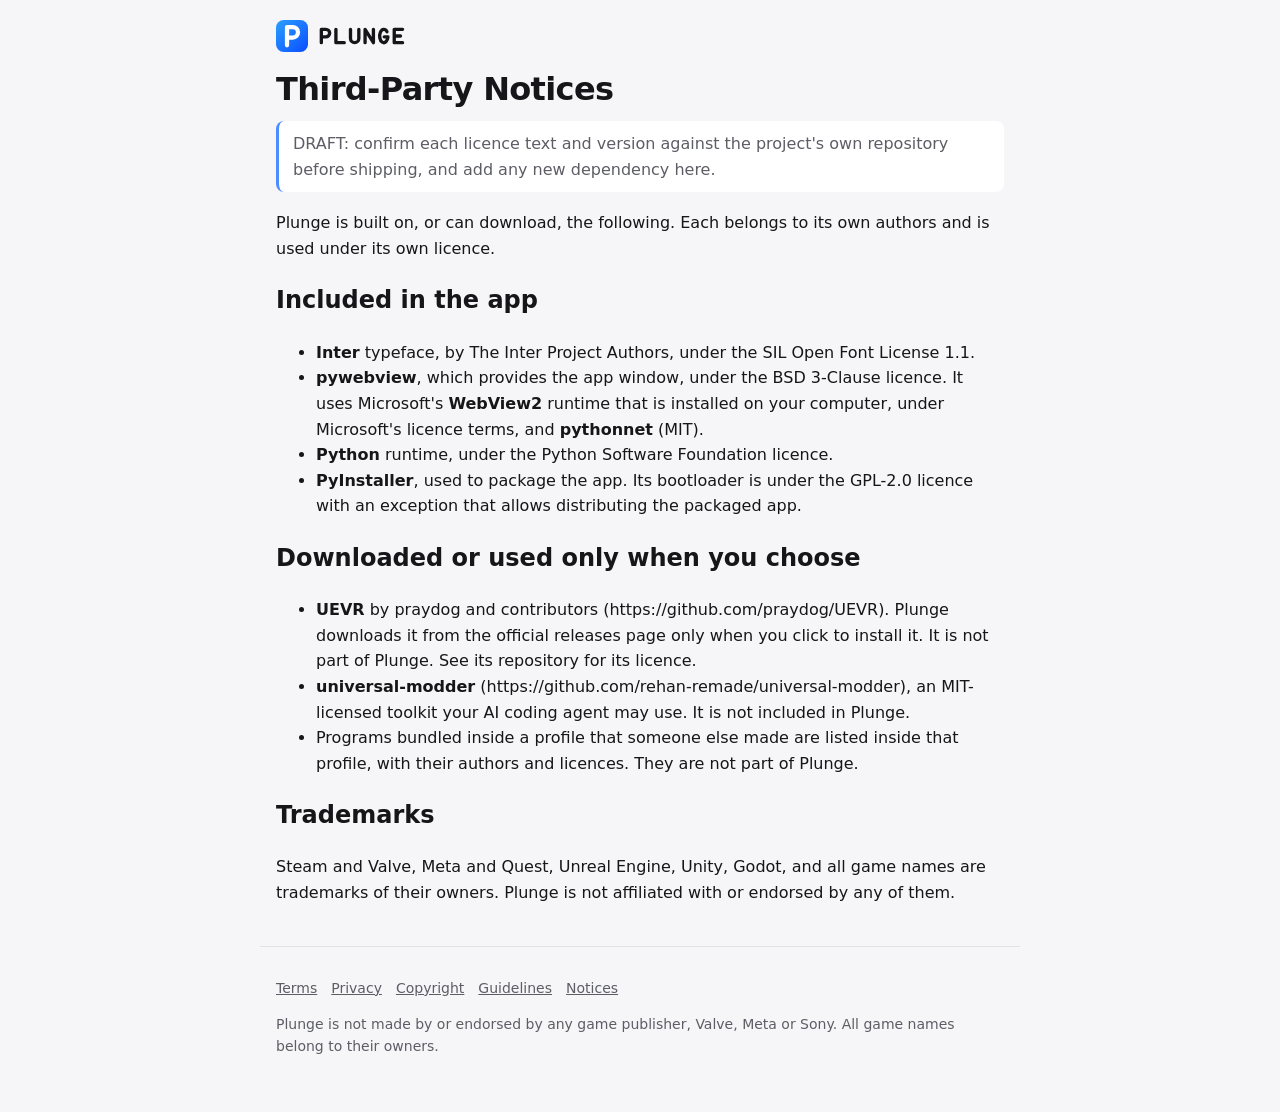
<file: site/notices/index.html>
<!doctype html><html lang="en"><head><meta charset="utf-8"><meta name="viewport" content="width=device-width,initial-scale=1"><title>Third-Party Notices</title><meta name="description" content="Third-Party Notices"><meta name="color-scheme" content="dark light"><link rel="icon" href="/plunge.png"><style>
:root{--bg:#141414;--card:#1e1e1e;--text:#f2f2f2;--muted:#a0a0a8;--blue:#4c8dff;--line:#2c2c30}
@media (prefers-color-scheme:light){:root{--bg:#f6f6f8;--card:#fff;--text:#16161a;--muted:#5d5d66;--line:#e1e1e6}}
*{box-sizing:border-box}html{-webkit-text-size-adjust:100%}
body{margin:0;background:var(--bg);color:var(--text);font:16px/1.6 system-ui,-apple-system,"Segoe UI",Roboto,sans-serif}
a{color:var(--blue)}header,main,footer{max-width:760px;margin:0 auto;padding:0 16px}
header{display:flex;align-items:center;gap:10px;padding-top:20px;padding-bottom:20px}
header a{color:var(--text);text-decoration:none;font-weight:700;font-size:20px;display:flex;align-items:center;gap:10px}
header .lm{width:32px;height:32px}header .lw{height:20px;width:auto}
.hero{padding:56px 0 28px}h1{font-size:clamp(34px,7vw,56px);line-height:1.1;margin:0 0 14px;letter-spacing:-.02em}
.lead{font-size:20px;color:var(--muted);margin:0 0 26px}
.btn{display:inline-block;background:var(--blue);color:#fff;text-decoration:none;font-weight:600;padding:13px 22px;border-radius:14px}
.btn.off{background:var(--line);color:var(--muted);pointer-events:none}
.grid{display:grid;gap:12px;grid-template-columns:repeat(auto-fit,minmax(220px,1fr));margin:30px 0}
.card{background:var(--card);border:1px solid var(--line);border-radius:18px;padding:18px}.card h3{margin:0 0 6px;font-size:17px}.card p{margin:0;color:var(--muted);font-size:15px}
.note{background:var(--card);border:1px solid var(--line);border-radius:14px;padding:14px 16px;color:var(--muted);font-size:15px}
footer{padding-top:30px;padding-bottom:40px;color:var(--muted);font-size:14px;border-top:1px solid var(--line);margin-top:40px}footer a{color:var(--muted);margin-right:14px}
.legal h1{font-size:32px}.legal blockquote{margin:0 0 18px;padding:10px 14px;border-left:3px solid var(--blue);background:var(--card);border-radius:8px;color:var(--muted)}
</style></head><body><header><a href="/" aria-label="Plunge"><svg class="lm" viewBox="0 0 256 256" role="img" aria-label="Plunge"><defs><linearGradient id="lg" x1="0" y1="0" x2="1" y2="1"><stop offset="0" stop-color="#2aa0ff"/><stop offset="1" stop-color="#0a4dff"/></linearGradient></defs><rect width="256" height="256" rx="62" fill="url(#lg)"/><path d="M88 202V56h46a42 42 0 0 1 0 84H88" fill="none" stroke="#fff" stroke-width="34" stroke-linecap="round" stroke-linejoin="round"/></svg><svg class="lw" viewBox="-8 -8 422 96" fill="none" stroke="currentColor" stroke-width="16" stroke-linecap="round" stroke-linejoin="round" role="img" aria-label="Plunge"><path transform="translate(0 0)" d="M8 72V8H30a18 18 0 0 1 0 36H8"/><path transform="translate(70 0)" d="M8 8V72H48"/><path transform="translate(140 0)" d="M8 8V52a20 20 0 0 0 40 0V8"/><path transform="translate(210 0)" d="M8 72V8L48 72V8"/><path transform="translate(280 0)" d="M43.3 19.4A20 32 0 1 0 47.8 44H30"/><path transform="translate(350 0)" d="M48 8H8V72H48M8 40H38"/></svg></a></header><main class="legal"><h1>Third-Party Notices</h1>
<blockquote>DRAFT: confirm each licence text and version against the project&#x27;s own repository before shipping, and add any new dependency here.</blockquote>
<p>Plunge is built on, or can download, the following. Each belongs to its own authors and is used under its own licence.</p>
<h2>Included in the app</h2>
<ul><li><strong>Inter</strong> typeface, by The Inter Project Authors, under the SIL Open Font License 1.1.</li><li><strong>pywebview</strong>, which provides the app window, under the BSD 3-Clause licence. It uses Microsoft&#x27;s <strong>WebView2</strong> runtime that is installed on your computer, under Microsoft&#x27;s licence terms, and <strong>pythonnet</strong> (MIT).</li><li><strong>Python</strong> runtime, under the Python Software Foundation licence.</li><li><strong>PyInstaller</strong>, used to package the app. Its bootloader is under the GPL-2.0 licence with an exception that allows distributing the packaged app.</li></ul>
<h2>Downloaded or used only when you choose</h2>
<ul><li><strong>UEVR</strong> by praydog and contributors (https://github.com/praydog/UEVR). Plunge downloads it from the official releases page only when you click to install it. It is not part of Plunge. See its repository for its licence.</li><li><strong>universal-modder</strong> (https://github.com/rehan-remade/universal-modder), an MIT-licensed toolkit your AI coding agent may use. It is not included in Plunge.</li><li>Programs bundled inside a profile that someone else made are listed inside that profile, with their authors and licences. They are not part of Plunge.</li></ul>
<h2>Trademarks</h2>
<p>Steam and Valve, Meta and Quest, Unreal Engine, Unity, Godot, and all game names are trademarks of their owners. Plunge is not affiliated with or endorsed by any of them.</p></main><footer><a href="/terms">Terms</a><a href="/privacy">Privacy</a><a href="/copyright">Copyright</a><a href="/guidelines">Guidelines</a><a href="/notices">Notices</a><p>Plunge is not made by or endorsed by any game publisher, Valve, Meta or Sony. All game names belong to their owners.</p></footer></body></html>
</file>
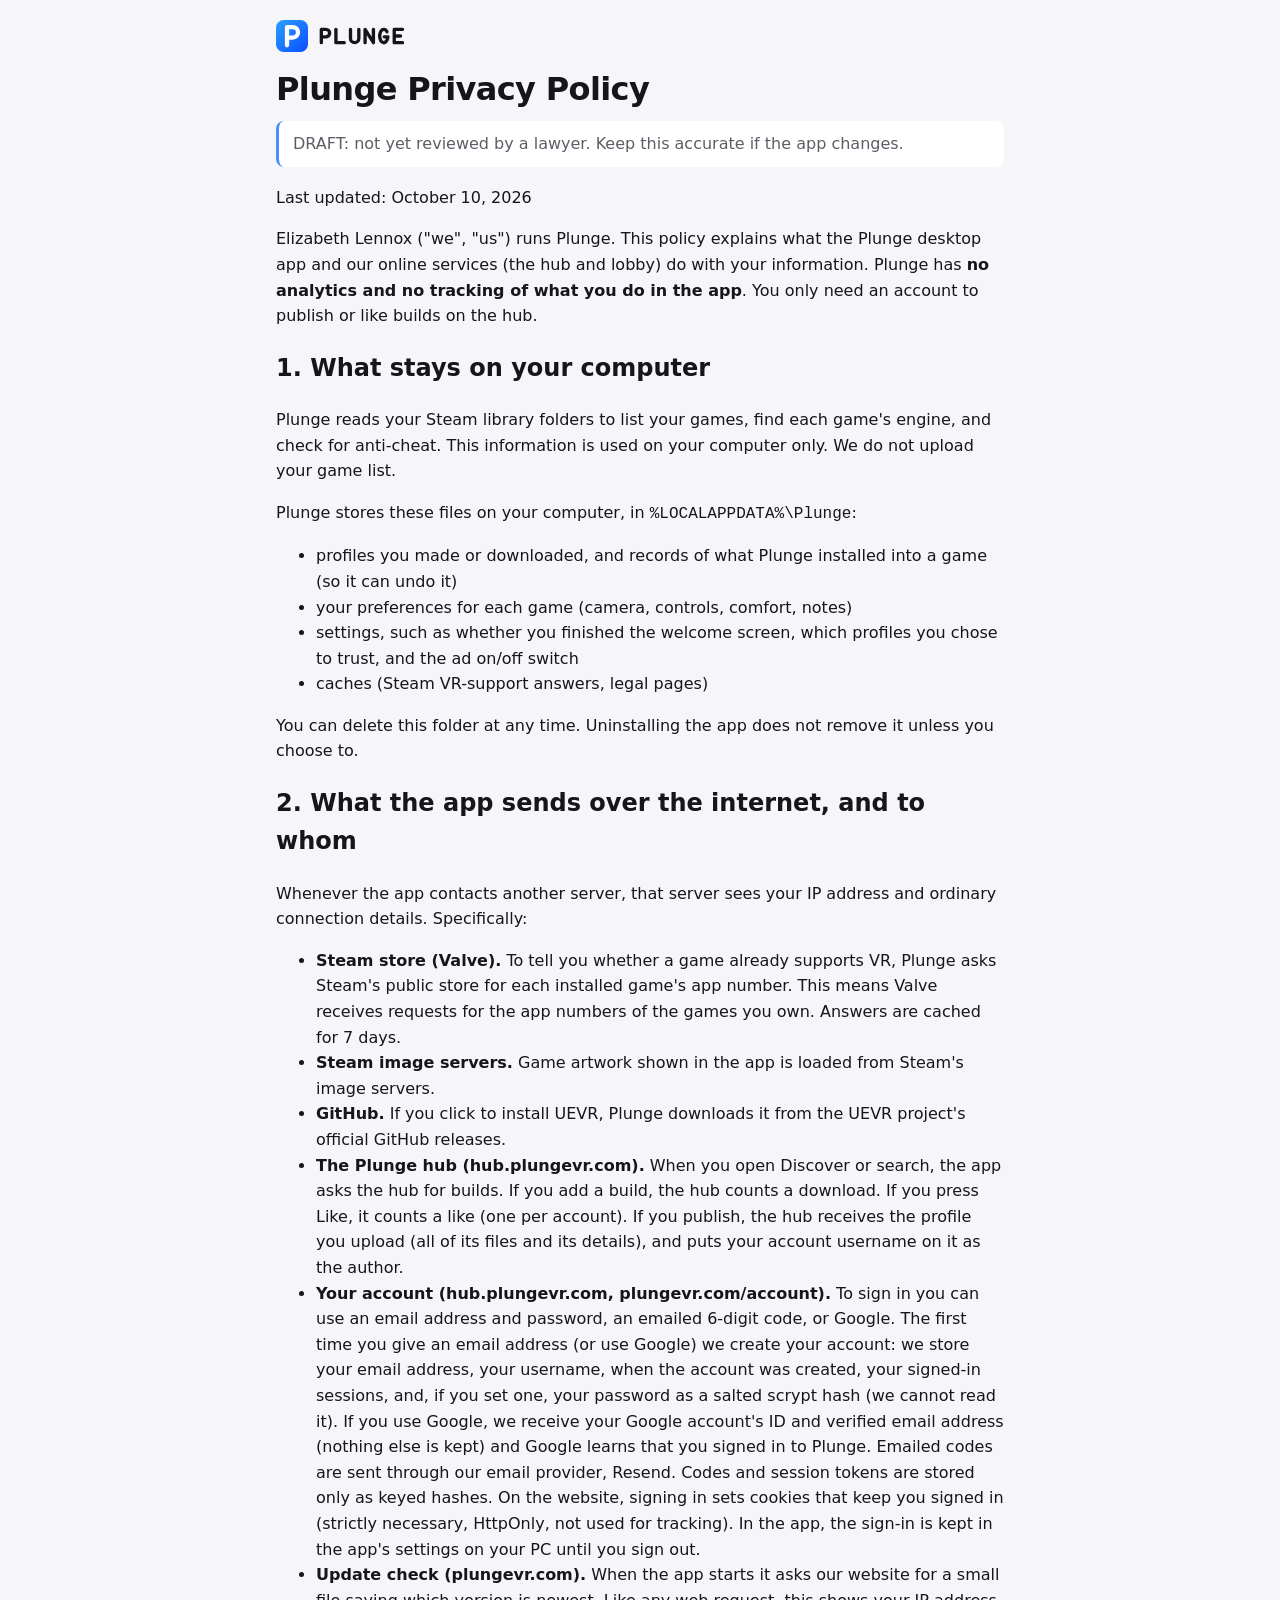
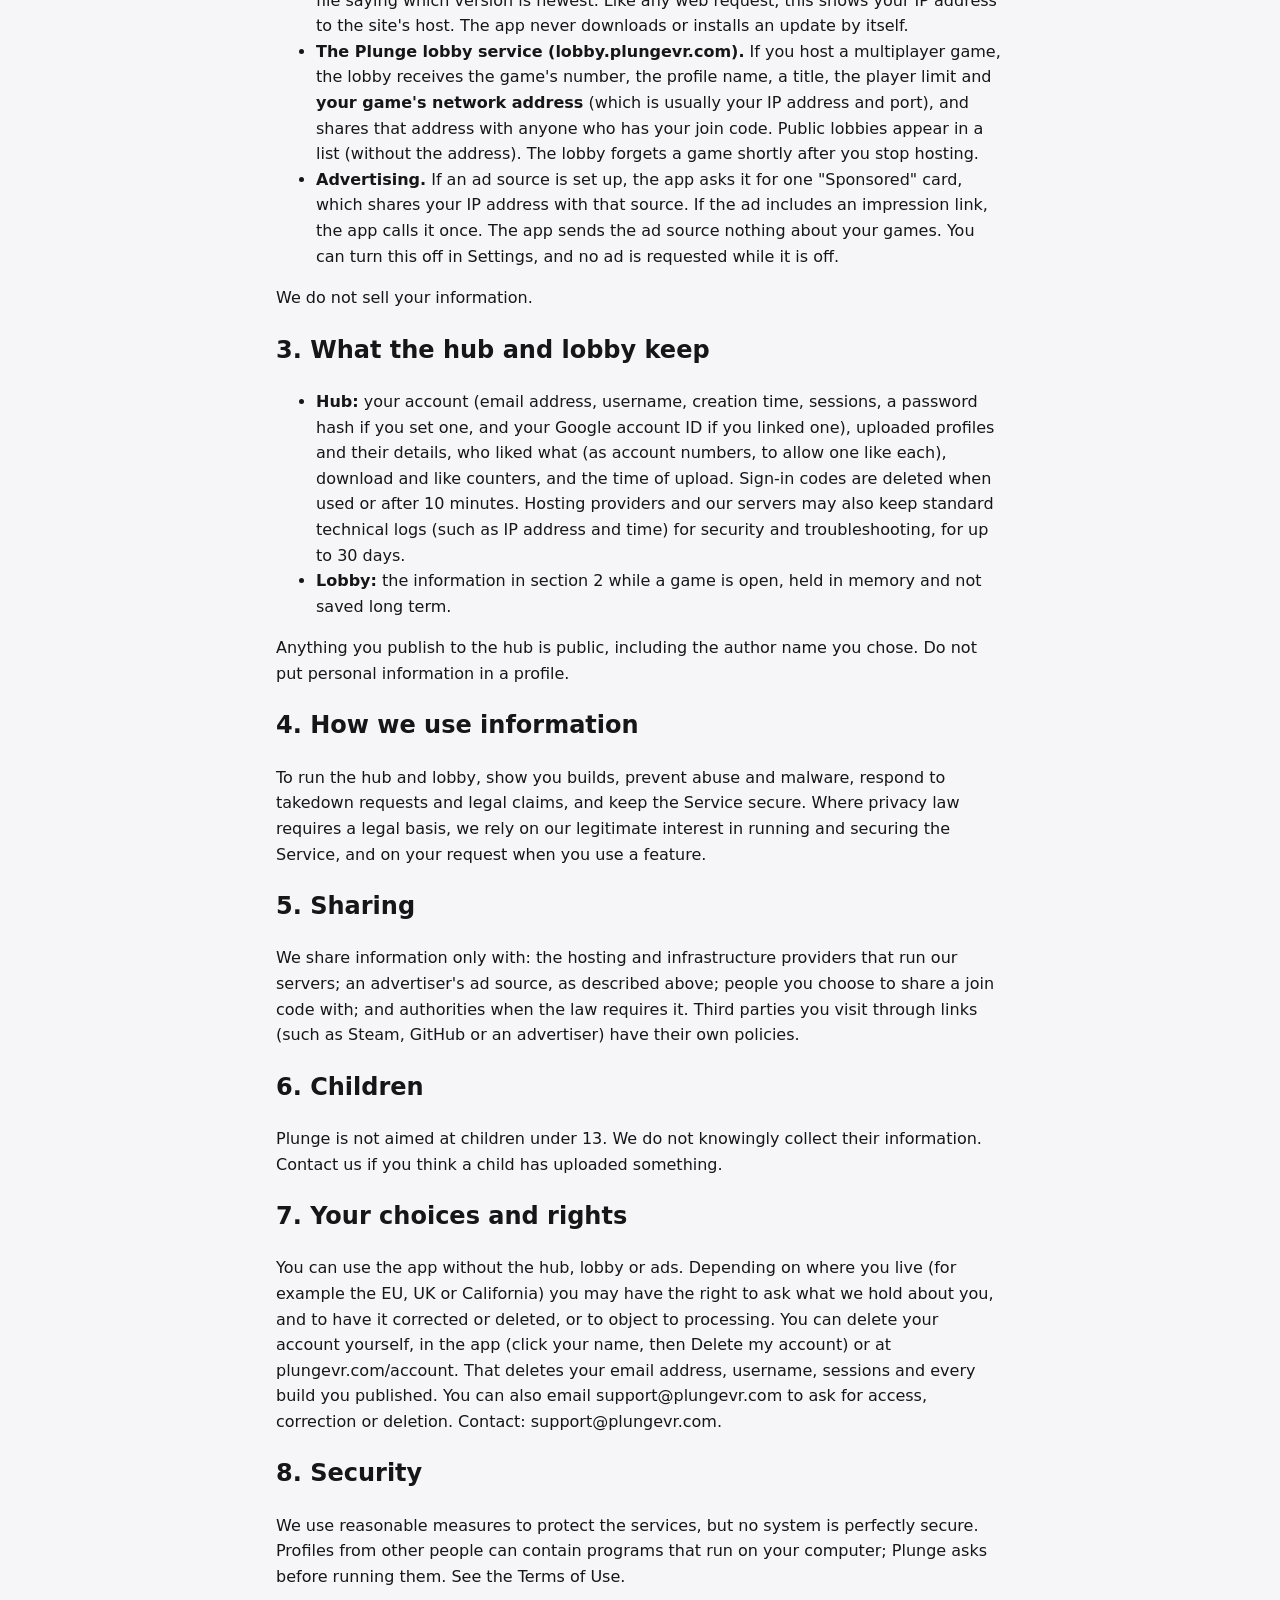
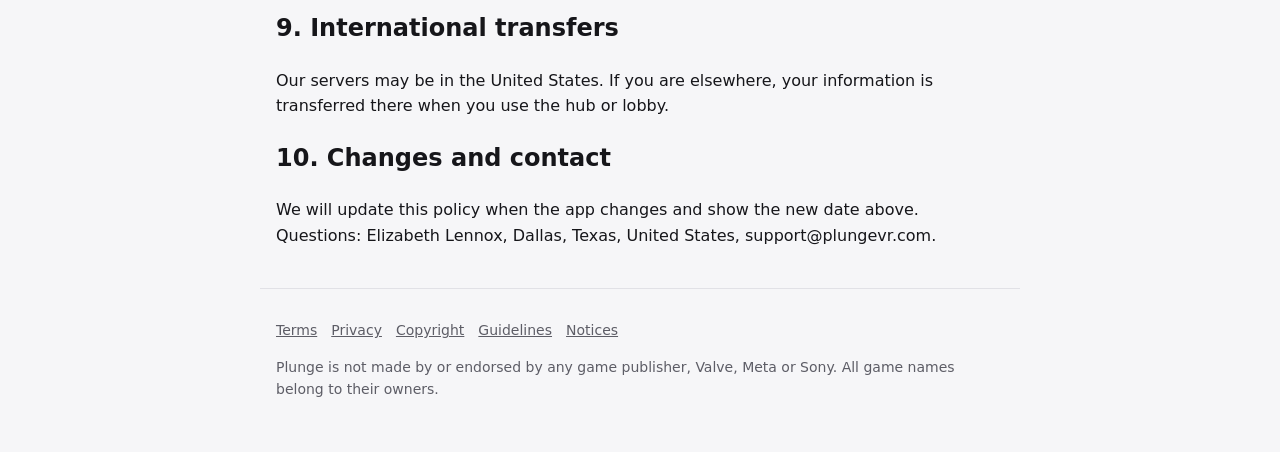
<file: site/privacy/index.html>
<!doctype html><html lang="en"><head><meta charset="utf-8"><meta name="viewport" content="width=device-width,initial-scale=1"><title>Privacy Policy</title><meta name="description" content="Privacy Policy"><meta name="color-scheme" content="dark light"><link rel="icon" href="/plunge.png"><style>
:root{--bg:#141414;--card:#1e1e1e;--text:#f2f2f2;--muted:#a0a0a8;--blue:#4c8dff;--line:#2c2c30}
@media (prefers-color-scheme:light){:root{--bg:#f6f6f8;--card:#fff;--text:#16161a;--muted:#5d5d66;--line:#e1e1e6}}
*{box-sizing:border-box}html{-webkit-text-size-adjust:100%}
body{margin:0;background:var(--bg);color:var(--text);font:16px/1.6 system-ui,-apple-system,"Segoe UI",Roboto,sans-serif}
a{color:var(--blue)}header,main,footer{max-width:760px;margin:0 auto;padding:0 16px}
header{display:flex;align-items:center;gap:10px;padding-top:20px;padding-bottom:20px}
header a{color:var(--text);text-decoration:none;font-weight:700;font-size:20px;display:flex;align-items:center;gap:10px}
header .lm{width:32px;height:32px}header .lw{height:20px;width:auto}
.hero{padding:56px 0 28px}h1{font-size:clamp(34px,7vw,56px);line-height:1.1;margin:0 0 14px;letter-spacing:-.02em}
.lead{font-size:20px;color:var(--muted);margin:0 0 26px}
.btn{display:inline-block;background:var(--blue);color:#fff;text-decoration:none;font-weight:600;padding:13px 22px;border-radius:14px}
.btn.off{background:var(--line);color:var(--muted);pointer-events:none}
.grid{display:grid;gap:12px;grid-template-columns:repeat(auto-fit,minmax(220px,1fr));margin:30px 0}
.card{background:var(--card);border:1px solid var(--line);border-radius:18px;padding:18px}.card h3{margin:0 0 6px;font-size:17px}.card p{margin:0;color:var(--muted);font-size:15px}
.note{background:var(--card);border:1px solid var(--line);border-radius:14px;padding:14px 16px;color:var(--muted);font-size:15px}
footer{padding-top:30px;padding-bottom:40px;color:var(--muted);font-size:14px;border-top:1px solid var(--line);margin-top:40px}footer a{color:var(--muted);margin-right:14px}
.legal h1{font-size:32px}.legal blockquote{margin:0 0 18px;padding:10px 14px;border-left:3px solid var(--blue);background:var(--card);border-radius:8px;color:var(--muted)}
</style></head><body><header><a href="/" aria-label="Plunge"><svg class="lm" viewBox="0 0 256 256" role="img" aria-label="Plunge"><defs><linearGradient id="lg" x1="0" y1="0" x2="1" y2="1"><stop offset="0" stop-color="#2aa0ff"/><stop offset="1" stop-color="#0a4dff"/></linearGradient></defs><rect width="256" height="256" rx="62" fill="url(#lg)"/><path d="M88 202V56h46a42 42 0 0 1 0 84H88" fill="none" stroke="#fff" stroke-width="34" stroke-linecap="round" stroke-linejoin="round"/></svg><svg class="lw" viewBox="-8 -8 422 96" fill="none" stroke="currentColor" stroke-width="16" stroke-linecap="round" stroke-linejoin="round" role="img" aria-label="Plunge"><path transform="translate(0 0)" d="M8 72V8H30a18 18 0 0 1 0 36H8"/><path transform="translate(70 0)" d="M8 8V72H48"/><path transform="translate(140 0)" d="M8 8V52a20 20 0 0 0 40 0V8"/><path transform="translate(210 0)" d="M8 72V8L48 72V8"/><path transform="translate(280 0)" d="M43.3 19.4A20 32 0 1 0 47.8 44H30"/><path transform="translate(350 0)" d="M48 8H8V72H48M8 40H38"/></svg></a></header><main class="legal"><h1>Plunge Privacy Policy</h1>
<blockquote>DRAFT: not yet reviewed by a lawyer. Keep this accurate if the app changes.</blockquote>
<p>Last updated: October 10, 2026</p>
<p>Elizabeth Lennox (&quot;we&quot;, &quot;us&quot;) runs Plunge. This policy explains what the Plunge desktop app and our online services (the hub and lobby) do with your information. Plunge has <strong>no analytics and no tracking of what you do in the app</strong>. You only need an account to publish or like builds on the hub.</p>
<h2>1. What stays on your computer</h2>
<p>Plunge reads your Steam library folders to list your games, find each game&#x27;s engine, and check for anti-cheat. This information is used on your computer only. We do not upload your game list.</p>
<p>Plunge stores these files on your computer, in <code>%LOCALAPPDATA%\Plunge</code>:</p>
<ul><li>profiles you made or downloaded, and records of what Plunge installed into a game (so it can undo it)</li><li>your preferences for each game (camera, controls, comfort, notes)</li><li>settings, such as whether you finished the welcome screen, which profiles you chose to trust, and the ad on/off switch</li><li>caches (Steam VR-support answers, legal pages)</li></ul>
<p>You can delete this folder at any time. Uninstalling the app does not remove it unless you choose to.</p>
<h2>2. What the app sends over the internet, and to whom</h2>
<p>Whenever the app contacts another server, that server sees your IP address and ordinary connection details. Specifically:</p>
<ul><li><strong>Steam store (Valve).</strong> To tell you whether a game already supports VR, Plunge asks Steam&#x27;s public store for each installed game&#x27;s app number. This means Valve receives requests for the app numbers of the games you own. Answers are cached for 7 days.</li><li><strong>Steam image servers.</strong> Game artwork shown in the app is loaded from Steam&#x27;s image servers.</li><li><strong>GitHub.</strong> If you click to install UEVR, Plunge downloads it from the UEVR project&#x27;s official GitHub releases.</li><li><strong>The Plunge hub (hub.plungevr.com).</strong> When you open Discover or search, the app asks the hub for builds. If you add a build, the hub counts a download. If you press Like, it counts a like (one per account). If you publish, the hub receives the profile you upload (all of its files and its details), and puts your account username on it as the author.</li><li><strong>Your account (hub.plungevr.com, plungevr.com/account).</strong> To sign in you can use an email address and password, an emailed 6-digit code, or Google. The first time you give an email address (or use Google) we create your account: we store your email address, your username, when the account was created, your signed-in sessions, and, if you set one, your password as a salted scrypt hash (we cannot read it). If you use Google, we receive your Google account&#x27;s ID and verified email address (nothing else is kept) and Google learns that you signed in to Plunge. Emailed codes are sent through our email provider, Resend. Codes and session tokens are stored only as keyed hashes. On the website, signing in sets cookies that keep you signed in (strictly necessary, HttpOnly, not used for tracking). In the app, the sign-in is kept in the app&#x27;s settings on your PC until you sign out.</li><li><strong>Update check (plungevr.com).</strong> When the app starts it asks our website for a small file saying which version is newest. Like any web request, this shows your IP address to the site&#x27;s host. The app never downloads or installs an update by itself.</li><li><strong>The Plunge lobby service (lobby.plungevr.com).</strong> If you host a multiplayer game, the lobby receives the game&#x27;s number, the profile name, a title, the player limit and <strong>your game&#x27;s network address</strong> (which is usually your IP address and port), and shares that address with anyone who has your join code. Public lobbies appear in a list (without the address). The lobby forgets a game shortly after you stop hosting.</li><li><strong>Advertising.</strong> If an ad source is set up, the app asks it for one &quot;Sponsored&quot; card, which shares your IP address with that source. If the ad includes an impression link, the app calls it once. The app sends the ad source nothing about your games. You can turn this off in Settings, and no ad is requested while it is off.</li></ul>
<p>We do not sell your information.</p>
<h2>3. What the hub and lobby keep</h2>
<ul><li><strong>Hub:</strong> your account (email address, username, creation time, sessions, a password hash if you set one, and your Google account ID if you linked one), uploaded profiles and their details, who liked what (as account numbers, to allow one like each), download and like counters, and the time of upload. Sign-in codes are deleted when used or after 10 minutes. Hosting providers and our servers may also keep standard technical logs (such as IP address and time) for security and troubleshooting, for up to 30 days.</li><li><strong>Lobby:</strong> the information in section 2 while a game is open, held in memory and not saved long term.</li></ul>
<p>Anything you publish to the hub is public, including the author name you chose. Do not put personal information in a profile.</p>
<h2>4. How we use information</h2>
<p>To run the hub and lobby, show you builds, prevent abuse and malware, respond to takedown requests and legal claims, and keep the Service secure. Where privacy law requires a legal basis, we rely on our legitimate interest in running and securing the Service, and on your request when you use a feature.</p>
<h2>5. Sharing</h2>
<p>We share information only with: the hosting and infrastructure providers that run our servers; an advertiser&#x27;s ad source, as described above; people you choose to share a join code with; and authorities when the law requires it. Third parties you visit through links (such as Steam, GitHub or an advertiser) have their own policies.</p>
<h2>6. Children</h2>
<p>Plunge is not aimed at children under 13. We do not knowingly collect their information. Contact us if you think a child has uploaded something.</p>
<h2>7. Your choices and rights</h2>
<p>You can use the app without the hub, lobby or ads. Depending on where you live (for example the EU, UK or California) you may have the right to ask what we hold about you, and to have it corrected or deleted, or to object to processing. You can delete your account yourself, in the app (click your name, then Delete my account) or at plungevr.com/account. That deletes your email address, username, sessions and every build you published. You can also email support@plungevr.com to ask for access, correction or deletion. Contact: support@plungevr.com.</p>
<h2>8. Security</h2>
<p>We use reasonable measures to protect the services, but no system is perfectly secure. Profiles from other people can contain programs that run on your computer; Plunge asks before running them. See the Terms of Use.</p>
<h2>9. International transfers</h2>
<p>Our servers may be in the United States. If you are elsewhere, your information is transferred there when you use the hub or lobby.</p>
<h2>10. Changes and contact</h2>
<p>We will update this policy when the app changes and show the new date above. Questions: Elizabeth Lennox, Dallas, Texas, United States, support@plungevr.com.</p></main><footer><a href="/terms">Terms</a><a href="/privacy">Privacy</a><a href="/copyright">Copyright</a><a href="/guidelines">Guidelines</a><a href="/notices">Notices</a><p>Plunge is not made by or endorsed by any game publisher, Valve, Meta or Sony. All game names belong to their owners.</p></footer></body></html>
</file>
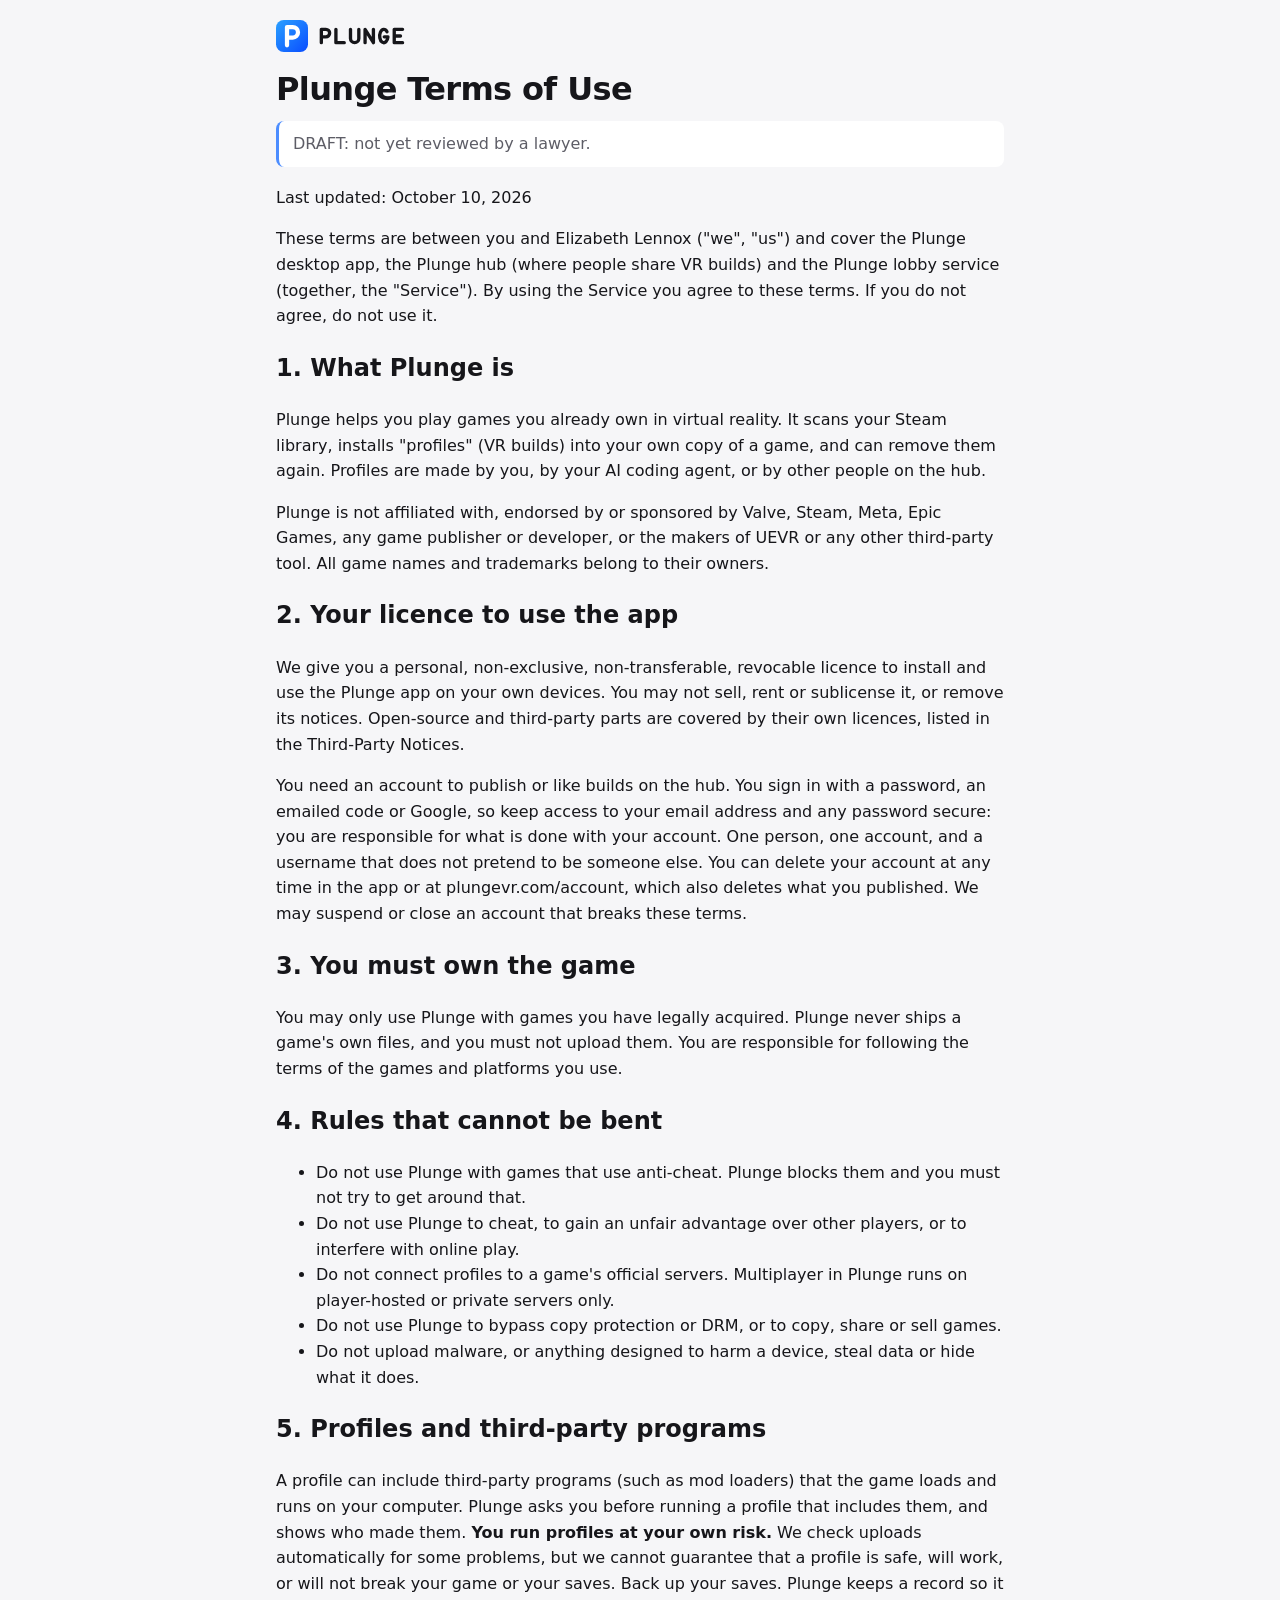
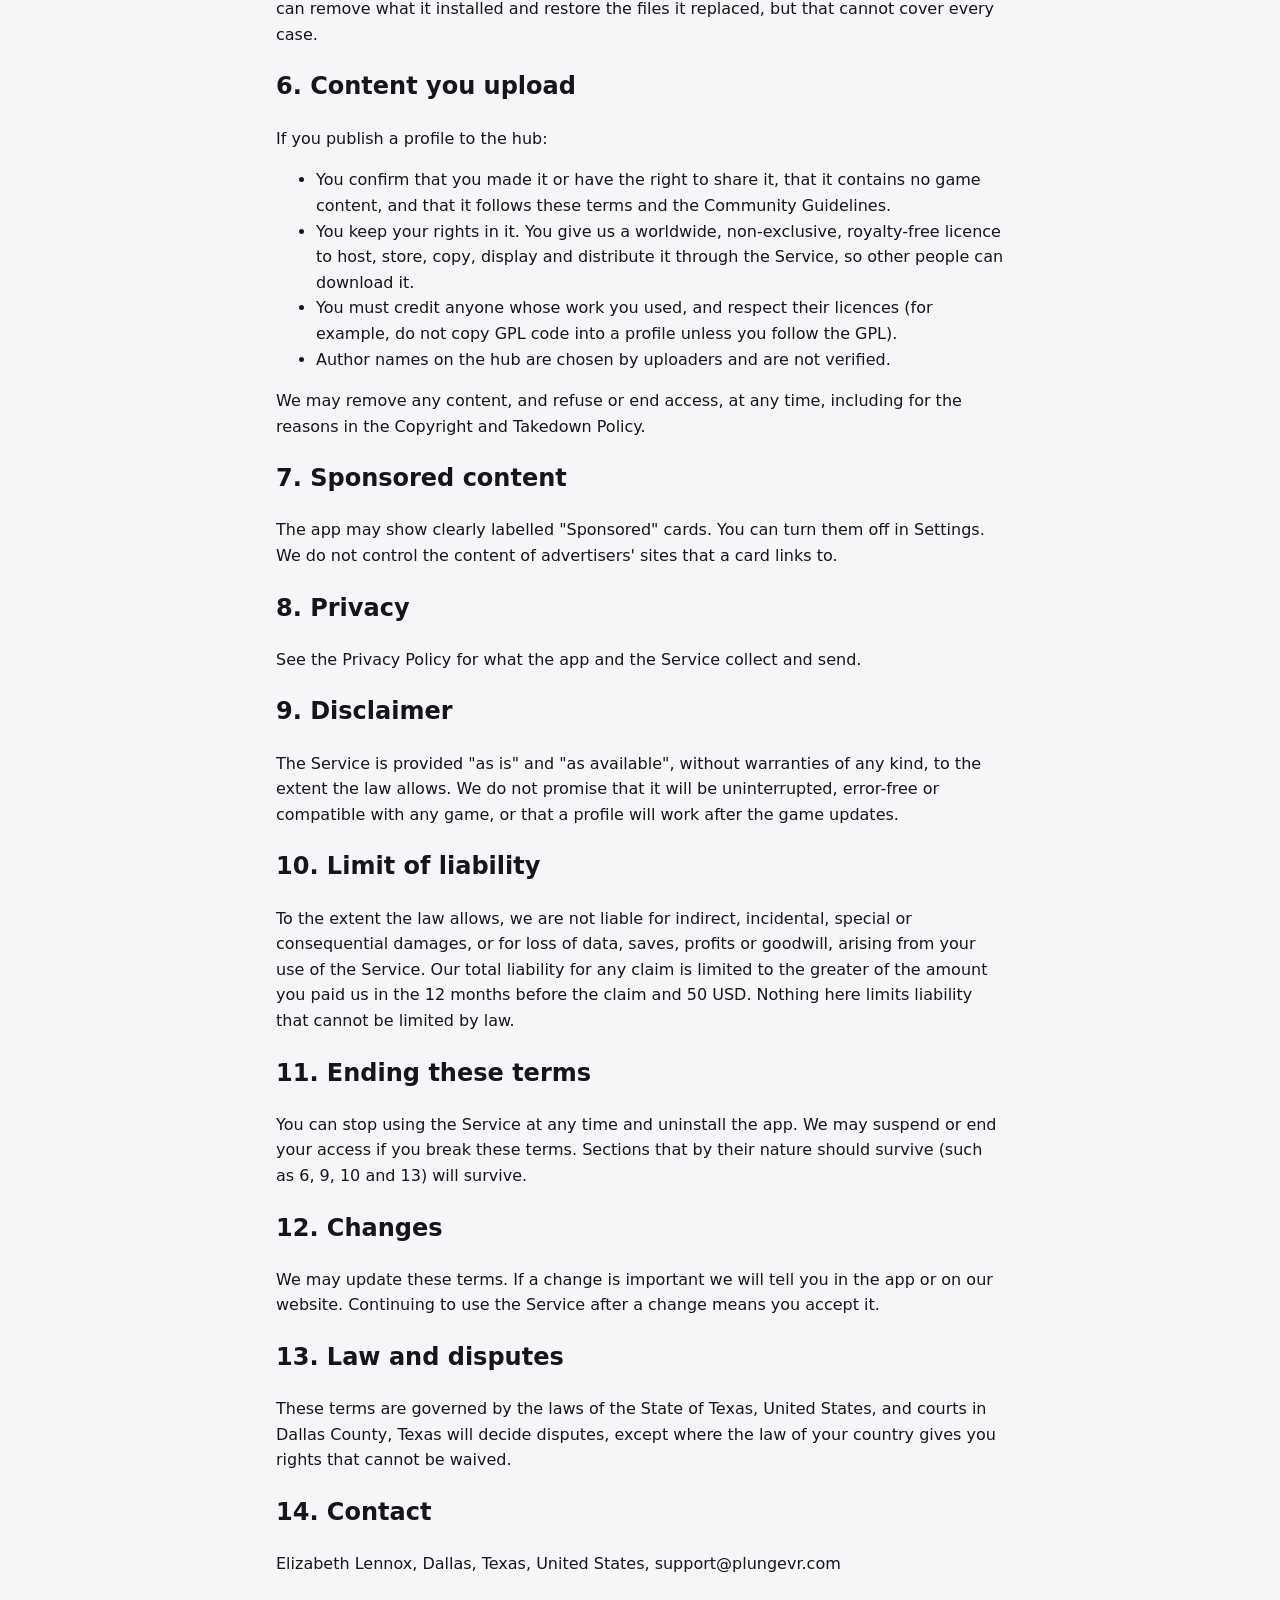
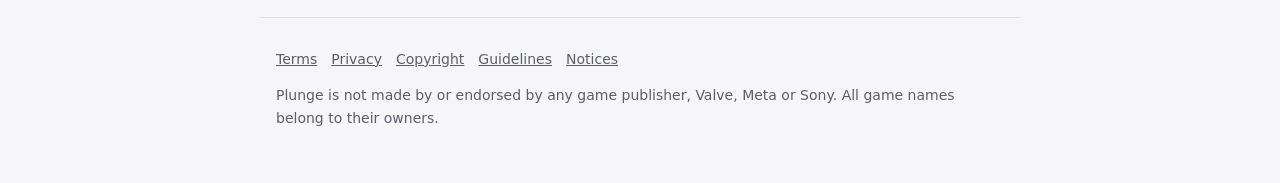
<file: site/terms/index.html>
<!doctype html><html lang="en"><head><meta charset="utf-8"><meta name="viewport" content="width=device-width,initial-scale=1"><title>Terms of Use</title><meta name="description" content="Terms of Use"><meta name="color-scheme" content="dark light"><link rel="icon" href="/plunge.png"><style>
:root{--bg:#141414;--card:#1e1e1e;--text:#f2f2f2;--muted:#a0a0a8;--blue:#4c8dff;--line:#2c2c30}
@media (prefers-color-scheme:light){:root{--bg:#f6f6f8;--card:#fff;--text:#16161a;--muted:#5d5d66;--line:#e1e1e6}}
*{box-sizing:border-box}html{-webkit-text-size-adjust:100%}
body{margin:0;background:var(--bg);color:var(--text);font:16px/1.6 system-ui,-apple-system,"Segoe UI",Roboto,sans-serif}
a{color:var(--blue)}header,main,footer{max-width:760px;margin:0 auto;padding:0 16px}
header{display:flex;align-items:center;gap:10px;padding-top:20px;padding-bottom:20px}
header a{color:var(--text);text-decoration:none;font-weight:700;font-size:20px;display:flex;align-items:center;gap:10px}
header .lm{width:32px;height:32px}header .lw{height:20px;width:auto}
.hero{padding:56px 0 28px}h1{font-size:clamp(34px,7vw,56px);line-height:1.1;margin:0 0 14px;letter-spacing:-.02em}
.lead{font-size:20px;color:var(--muted);margin:0 0 26px}
.btn{display:inline-block;background:var(--blue);color:#fff;text-decoration:none;font-weight:600;padding:13px 22px;border-radius:14px}
.btn.off{background:var(--line);color:var(--muted);pointer-events:none}
.grid{display:grid;gap:12px;grid-template-columns:repeat(auto-fit,minmax(220px,1fr));margin:30px 0}
.card{background:var(--card);border:1px solid var(--line);border-radius:18px;padding:18px}.card h3{margin:0 0 6px;font-size:17px}.card p{margin:0;color:var(--muted);font-size:15px}
.note{background:var(--card);border:1px solid var(--line);border-radius:14px;padding:14px 16px;color:var(--muted);font-size:15px}
footer{padding-top:30px;padding-bottom:40px;color:var(--muted);font-size:14px;border-top:1px solid var(--line);margin-top:40px}footer a{color:var(--muted);margin-right:14px}
.legal h1{font-size:32px}.legal blockquote{margin:0 0 18px;padding:10px 14px;border-left:3px solid var(--blue);background:var(--card);border-radius:8px;color:var(--muted)}
</style></head><body><header><a href="/" aria-label="Plunge"><svg class="lm" viewBox="0 0 256 256" role="img" aria-label="Plunge"><defs><linearGradient id="lg" x1="0" y1="0" x2="1" y2="1"><stop offset="0" stop-color="#2aa0ff"/><stop offset="1" stop-color="#0a4dff"/></linearGradient></defs><rect width="256" height="256" rx="62" fill="url(#lg)"/><path d="M88 202V56h46a42 42 0 0 1 0 84H88" fill="none" stroke="#fff" stroke-width="34" stroke-linecap="round" stroke-linejoin="round"/></svg><svg class="lw" viewBox="-8 -8 422 96" fill="none" stroke="currentColor" stroke-width="16" stroke-linecap="round" stroke-linejoin="round" role="img" aria-label="Plunge"><path transform="translate(0 0)" d="M8 72V8H30a18 18 0 0 1 0 36H8"/><path transform="translate(70 0)" d="M8 8V72H48"/><path transform="translate(140 0)" d="M8 8V52a20 20 0 0 0 40 0V8"/><path transform="translate(210 0)" d="M8 72V8L48 72V8"/><path transform="translate(280 0)" d="M43.3 19.4A20 32 0 1 0 47.8 44H30"/><path transform="translate(350 0)" d="M48 8H8V72H48M8 40H38"/></svg></a></header><main class="legal"><h1>Plunge Terms of Use</h1>
<blockquote>DRAFT: not yet reviewed by a lawyer.</blockquote>
<p>Last updated: October 10, 2026</p>
<p>These terms are between you and Elizabeth Lennox (&quot;we&quot;, &quot;us&quot;) and cover the Plunge desktop app, the Plunge hub (where people share VR builds) and the Plunge lobby service (together, the &quot;Service&quot;). By using the Service you agree to these terms. If you do not agree, do not use it.</p>
<h2>1. What Plunge is</h2>
<p>Plunge helps you play games you already own in virtual reality. It scans your Steam library, installs &quot;profiles&quot; (VR builds) into your own copy of a game, and can remove them again. Profiles are made by you, by your AI coding agent, or by other people on the hub.</p>
<p>Plunge is not affiliated with, endorsed by or sponsored by Valve, Steam, Meta, Epic Games, any game publisher or developer, or the makers of UEVR or any other third-party tool. All game names and trademarks belong to their owners.</p>
<h2>2. Your licence to use the app</h2>
<p>We give you a personal, non-exclusive, non-transferable, revocable licence to install and use the Plunge app on your own devices. You may not sell, rent or sublicense it, or remove its notices. Open-source and third-party parts are covered by their own licences, listed in the Third-Party Notices.</p>
<p>You need an account to publish or like builds on the hub. You sign in with a password, an emailed code or Google, so keep access to your email address and any password secure: you are responsible for what is done with your account. One person, one account, and a username that does not pretend to be someone else. You can delete your account at any time in the app or at plungevr.com/account, which also deletes what you published. We may suspend or close an account that breaks these terms.</p>
<h2>3. You must own the game</h2>
<p>You may only use Plunge with games you have legally acquired. Plunge never ships a game&#x27;s own files, and you must not upload them. You are responsible for following the terms of the games and platforms you use.</p>
<h2>4. Rules that cannot be bent</h2>
<ul><li>Do not use Plunge with games that use anti-cheat. Plunge blocks them and you must not try to get around that.</li><li>Do not use Plunge to cheat, to gain an unfair advantage over other players, or to interfere with online play.</li><li>Do not connect profiles to a game&#x27;s official servers. Multiplayer in Plunge runs on player-hosted or private servers only.</li><li>Do not use Plunge to bypass copy protection or DRM, or to copy, share or sell games.</li><li>Do not upload malware, or anything designed to harm a device, steal data or hide what it does.</li></ul>
<h2>5. Profiles and third-party programs</h2>
<p>A profile can include third-party programs (such as mod loaders) that the game loads and runs on your computer. Plunge asks you before running a profile that includes them, and shows who made them. <strong>You run profiles at your own risk.</strong> We check uploads automatically for some problems, but we cannot guarantee that a profile is safe, will work, or will not break your game or your saves. Back up your saves. Plunge keeps a record so it can remove what it installed and restore the files it replaced, but that cannot cover every case.</p>
<h2>6. Content you upload</h2>
<p>If you publish a profile to the hub:</p>
<ul><li>You confirm that you made it or have the right to share it, that it contains no game content, and that it follows these terms and the Community Guidelines.</li><li>You keep your rights in it. You give us a worldwide, non-exclusive, royalty-free licence to host, store, copy, display and distribute it through the Service, so other people can download it.</li><li>You must credit anyone whose work you used, and respect their licences (for example, do not copy GPL code into a profile unless you follow the GPL).</li><li>Author names on the hub are chosen by uploaders and are not verified.</li></ul>
<p>We may remove any content, and refuse or end access, at any time, including for the reasons in the Copyright and Takedown Policy.</p>
<h2>7. Sponsored content</h2>
<p>The app may show clearly labelled &quot;Sponsored&quot; cards. You can turn them off in Settings. We do not control the content of advertisers&#x27; sites that a card links to.</p>
<h2>8. Privacy</h2>
<p>See the Privacy Policy for what the app and the Service collect and send.</p>
<h2>9. Disclaimer</h2>
<p>The Service is provided &quot;as is&quot; and &quot;as available&quot;, without warranties of any kind, to the extent the law allows. We do not promise that it will be uninterrupted, error-free or compatible with any game, or that a profile will work after the game updates.</p>
<h2>10. Limit of liability</h2>
<p>To the extent the law allows, we are not liable for indirect, incidental, special or consequential damages, or for loss of data, saves, profits or goodwill, arising from your use of the Service. Our total liability for any claim is limited to the greater of the amount you paid us in the 12 months before the claim and 50 USD. Nothing here limits liability that cannot be limited by law.</p>
<h2>11. Ending these terms</h2>
<p>You can stop using the Service at any time and uninstall the app. We may suspend or end your access if you break these terms. Sections that by their nature should survive (such as 6, 9, 10 and 13) will survive.</p>
<h2>12. Changes</h2>
<p>We may update these terms. If a change is important we will tell you in the app or on our website. Continuing to use the Service after a change means you accept it.</p>
<h2>13. Law and disputes</h2>
<p>These terms are governed by the laws of the State of Texas, United States, and courts in Dallas County, Texas will decide disputes, except where the law of your country gives you rights that cannot be waived.</p>
<h2>14. Contact</h2>
<p>Elizabeth Lennox, Dallas, Texas, United States, support@plungevr.com</p></main><footer><a href="/terms">Terms</a><a href="/privacy">Privacy</a><a href="/copyright">Copyright</a><a href="/guidelines">Guidelines</a><a href="/notices">Notices</a><p>Plunge is not made by or endorsed by any game publisher, Valve, Meta or Sony. All game names belong to their owners.</p></footer></body></html>
</file>
<file: ui/style.css>
@font-face { font-family: "Inter"; src: url(fonts/inter.woff2) format("woff2"); font-weight: 100 900; font-display: swap; }
:root {
  --bg: #141414;
  --rail: #141414;
  --card: #1e1e20;
  --card-2: #28282b;
  --line: #2f2f33;
  --text: #f4f4f5;
  --muted: #a0a0a8;
  --blue: #168bff;
  --blue-hi: #3a9fff;
  --ok: #38d996;
  --bad: #ff5a67;
  --r-lg: 20px;
  --r-md: 16px;
}
* { box-sizing: border-box; margin: 0; }
html { color-scheme: dark; }
body { background: var(--bg); color: var(--text); font: 15px/1.45 "Inter", "Segoe UI", system-ui, sans-serif; height: 100vh; overflow: hidden; -webkit-font-smoothing: antialiased; }
button { font: inherit; color: inherit; cursor: pointer; border: 0; background: none; }
input, textarea, select { font: inherit; color: inherit; }
button:focus-visible, input:focus-visible, select:focus-visible, textarea:focus-visible, .card:focus-visible { outline: 2px solid var(--blue-hi); outline-offset: 2px; }
svg.i { width: 22px; height: 22px; fill: none; stroke: currentColor; stroke-width: 2; stroke-linecap: round; stroke-linejoin: round; flex: none; }
.muted { color: var(--muted); }
::-webkit-scrollbar { width: 10px; height: 10px; }
::-webkit-scrollbar-thumb { background: #3a3a3f; border-radius: 99px; border: 2px solid var(--bg); }

/* ---- shell ---- */
.app { display: grid; grid-template-columns: auto 1fr; grid-template-rows: 64px 1fr; height: 100vh; }
.top { grid-column: 1 / 3; display: grid; grid-template-columns: 1fr minmax(260px, 480px) 1fr; align-items: center; padding: 0 16px 0 20px; gap: 16px; }
.top-l { display: flex; align-items: center; gap: 14px; }
.top-r { display: flex; justify-content: flex-end; gap: 6px; }
.wordmark { display: flex; align-items: center; gap: 10px; color: #fff; user-select: none; }
.wm-mark { width: 30px; height: 30px; flex: none; }
.wm-word { height: 19px; width: auto; }
.icon-btn { width: 40px; height: 40px; display: grid; place-items: center; border-radius: 12px; color: #d4d4d8; transition: background .15s, color .15s; position: relative; }
.icon-btn:hover { background: var(--card-2); color: #fff; }
.search { display: flex; align-items: center; gap: 10px; height: 40px; padding: 0 12px 0 14px; background: var(--card); border: 1px solid var(--line); border-radius: 14px; color: var(--muted); }
.search:focus-within { border-color: #4a4a50; }
.search input { flex: 1; min-width: 0; background: none; border: 0; outline: 0; color: var(--text); }
.search input::placeholder { color: var(--muted); }
.search kbd { font: 600 12px "Inter"; padding: 1px 7px; border: 1px solid #3a3a3f; border-radius: 6px; color: var(--muted); }

.rail { display: flex; flex-direction: column; gap: 6px; padding: 8px 10px 14px; width: 64px; min-height: 0; transition: width .18s ease; overflow: hidden; }
.rail.open { width: 184px; }
.rail .grow { flex: 1; }
.nav { display: flex; align-items: center; gap: 14px; height: 44px; padding: 0 11px; border-radius: 13px; color: #c9c9cf; white-space: nowrap; width: 100%; text-align: left; font-weight: 600; }
.nav > span:not(.avatar) { opacity: 0; transition: opacity .12s; }
.rail.open .nav > span:not(.avatar) { opacity: 1; }
.nav:hover { background: var(--card); color: #fff; }
.nav.on { background: #2c2c30; color: #fff; }
.avatar { width: 26px; height: 26px; border-radius: 50%; background: linear-gradient(135deg, #3a9fff, #7a5cff); display: grid; place-items: center; font-size: 12px; font-weight: 800; color: #fff; flex: none; }

.main { overflow-y: auto; min-height: 0; padding: 4px 28px 60px 14px; scroll-behavior: smooth; }
.page { display: none; max-width: 1280px; }
.page.on { display: block; }
h1.big, h2.sec { font-weight: 800; letter-spacing: -.03em; }
h1.big { font-size: 34px; margin: 14px 0 16px; }
h2.sec { font-size: 28px; margin: 36px 0 14px; display: flex; align-items: center; gap: 10px; }

/* ---- buttons ---- */
.btn { display: inline-flex; align-items: center; justify-content: center; gap: 9px; height: 46px; padding: 0 24px; border-radius: 99px; font-weight: 700; font-size: 16px; transition: transform .1s, background .15s, filter .15s; white-space: nowrap; }
.btn svg.i { width: 20px; height: 20px; }
.btn:active { transform: scale(.98); }
.btn.blue { background: var(--blue); color: #fff; }
.btn.blue:hover { background: var(--blue-hi); }
.btn.glass { background: rgba(255,255,255,.14); backdrop-filter: blur(8px); color: #fff; }
.btn.glass:hover { background: rgba(255,255,255,.22); }
.btn.dark { background: var(--card-2); color: #fff; }
.btn.dark:hover { background: #343438; }
.btn.sm { height: 36px; padding: 0 16px; font-size: 14px; }
.btn:disabled { opacity: .4; cursor: not-allowed; }
.btn.block { width: 100%; }

/* ---- hero carousel ---- */
.hero { position: relative; height: 410px; border-radius: var(--r-lg); overflow: hidden; background: #0d0d0e; isolation: isolate; }
.slide { position: absolute; inset: 0; background-size: cover; background-position: center; opacity: 0; transition: opacity .6s; display: flex; align-items: flex-end; padding: 36px; }
.slide.on { opacity: 1; z-index: 1; }
.slide::before { content: ""; position: absolute; inset: 0; background: linear-gradient(90deg, rgba(10,10,12,.85), rgba(10,10,12,.4) 60%, rgba(10,10,12,.25)), linear-gradient(0deg, rgba(10,10,12,.75), transparent 50%); }
.slide > * { position: relative; }
.pair { display: flex; align-items: center; gap: 8px; margin-bottom: 12px; }
.pair .ic { width: 40px; height: 52px; border-radius: 10px; background: var(--card-2) center/cover; box-shadow: 0 2px 10px rgba(0,0,0,.5); display: grid; place-items: center; color: #fff; }
.pair .plus { color: #ddd; font-weight: 700; }
.slide h2 { font-size: 52px; line-height: 1; font-weight: 800; letter-spacing: -.035em; max-width: 14ch; }
.slide .by { margin: 8px 0 18px; color: #d9d9de; font-weight: 600; font-size: 15px; }
.dots { position: absolute; right: 28px; bottom: 26px; z-index: 3; display: flex; gap: 8px; align-items: center; }
.dots button { width: 7px; height: 7px; border-radius: 99px; background: rgba(255,255,255,.55); transition: width .25s, background .25s; }
.dots button.on { width: 32px; background: #fff; }

/* ---- rows + cards ---- */
.row-wrap { position: relative; }
.row { display: grid; grid-auto-flow: column; grid-auto-columns: calc((100% - 32px) / 3); gap: 16px; overflow-x: auto; scroll-snap-type: x mandatory; scrollbar-width: none; padding-bottom: 4px; }
.row::-webkit-scrollbar { display: none; }
.row > * { scroll-snap-align: start; }
.arrow { position: absolute; right: 12px; top: 38%; width: 46px; height: 46px; border-radius: 50%; background: rgba(20,20,22,.85); backdrop-filter: blur(6px); display: grid; place-items: center; z-index: 2; box-shadow: 0 4px 16px rgba(0,0,0,.5); }
.arrow:hover { background: #2a2a2e; }
.arrow.l { right: auto; left: 12px; }
.arrow[hidden] { display: none; }
.card { display: block; text-align: left; width: 100%; border-radius: var(--r-lg); overflow: hidden; background: var(--card); transition: transform .18s, box-shadow .18s; }
.card:hover { transform: translateY(-3px); box-shadow: 0 10px 30px rgba(0,0,0,.45); }
.shot { position: relative; aspect-ratio: 16 / 9; background: #1a1a1c center/cover; }
.shot.fb::after { content: attr(data-t); position: absolute; inset: 0; display: grid; place-items: center; font-size: 48px; font-weight: 800; color: rgba(255,255,255,.1); }
.pill { position: absolute; top: 12px; left: 12px; z-index: 1; padding: 5px 12px; border-radius: 99px; background: rgba(20,20,22,.82); backdrop-filter: blur(6px); font-weight: 800; font-size: 13px; display: flex; gap: 6px; align-items: center; }
.pill svg.i { width: 15px; height: 15px; }
.pill.vr { color: #7fe0b0; }
.pill.blocked { color: var(--bad); }
.pill.right { left: auto; right: 12px; }
.meta { padding: 12px 16px 16px; }
.meta b { display: block; font-size: 17px; font-weight: 700; letter-spacing: -.01em; white-space: nowrap; overflow: hidden; text-overflow: ellipsis; }
.meta span { color: var(--muted); font-size: 14px; }
.grid { display: grid; grid-template-columns: repeat(auto-fill, minmax(260px, 1fr)); gap: 18px; }
.empty { padding: 34px; border-radius: var(--r-lg); background: var(--card); color: var(--muted); text-align: center; display: grid; gap: 14px; justify-items: center; }
.empty b { color: var(--text); font-size: 18px; }

.chips { display: flex; gap: 8px; flex-wrap: wrap; margin: 10px 0; }
.chip { display: inline-flex; align-items: center; gap: 6px; height: 34px; padding: 0 14px; border-radius: 99px; background: var(--card-2); color: #ddd; font-weight: 600; font-size: 14px; }
.chip.on { background: #fff; color: #111; }
.chip svg.i { width: 16px; height: 16px; }
.chip.good { background: rgba(56,217,150,.14); color: #6fe8b4; }

/* ---- game sheet ---- */
dialog { border: 0; padding: 0; margin: auto; background: transparent; color: var(--text); max-width: none; max-height: none; overflow: visible; }
dialog::backdrop { background: rgba(0,0,0,.66); backdrop-filter: blur(3px); }
.sheet { width: min(900px, 94vw); max-height: 92vh; overflow-y: auto; border-radius: 26px; background: #1a1a1c; position: relative; box-shadow: 0 30px 80px rgba(0,0,0,.6); }
.sheet-hero { height: 280px; background: #0d0d0e center/cover; position: relative; display: flex; align-items: flex-end; padding: 28px; }
.sheet-hero::before { content: ""; position: absolute; inset: 0; background: linear-gradient(0deg, #1a1a1c, rgba(26,26,28,.2) 70%); }
.sheet-hero > * { position: relative; }
.sheet-hero h2 { font-size: 40px; font-weight: 800; letter-spacing: -.03em; line-height: 1.05; }
.x { position: absolute; top: 16px; right: 16px; z-index: 5; width: 40px; height: 40px; border-radius: 50%; background: rgba(0,0,0,.55); display: grid; place-items: center; }
.x:hover { background: rgba(0,0,0,.8); }
.sheet-body { padding: 4px 28px 30px; display: grid; gap: 18px; }
.actions { display: flex; gap: 10px; flex-wrap: wrap; align-items: center; }
.two { display: grid; grid-template-columns: 1fr 1fr; gap: 18px; }
.box { background: var(--card); border-radius: var(--r-md); padding: 18px; display: grid; gap: 12px; align-content: start; }
.box h4 { font-size: 16px; font-weight: 800; letter-spacing: -.01em; display: flex; align-items: center; gap: 8px; }
.facts { list-style: none; padding: 0; display: grid; font-size: 14px; }
.facts li { display: flex; justify-content: space-between; gap: 14px; padding: 8px 0; border-bottom: 1px solid var(--line); color: var(--muted); }
.facts li:last-child { border: 0; }
.facts b { color: var(--text); font-weight: 600; text-align: right; }
.stepper { display: grid; gap: 8px; }
.stepper div { display: flex; gap: 10px; align-items: center; color: var(--muted); font-size: 14px; }
.stepper i { width: 16px; height: 16px; border-radius: 50%; border: 2px solid #55555b; flex: none; }
.stepper .done { color: var(--text); } .stepper .done i { background: var(--ok); border-color: var(--ok); }
.stepper .run i { border-color: var(--blue-hi); border-top-color: transparent; animation: spin .8s linear infinite; }
.stepper .err { color: var(--bad); } .stepper .err i { background: var(--bad); border-color: var(--bad); }
@keyframes spin { to { transform: rotate(360deg); } }
.check { display: flex; align-items: center; gap: 10px; font-size: 14px; color: var(--muted); }
.check i { width: 18px; height: 18px; border-radius: 50%; display: grid; place-items: center; font-style: normal; font-size: 11px; background: var(--card-2); }
.check.ok { color: var(--text); } .check.ok i { background: var(--ok); color: #06150d; }
.check .btn { margin-left: auto; }
.code { font: 800 22px "Inter"; letter-spacing: .2em; color: var(--blue-hi); }
.lobby { display: flex; justify-content: space-between; align-items: center; gap: 8px; font-size: 14px; }

/* ---- forms ---- */
.field { display: grid; gap: 8px; }
.field > label, .lbl { font-weight: 700; font-size: 14px; color: #d8d8dd; }
.seg { display: inline-flex; padding: 4px; background: var(--card-2); border-radius: 99px; gap: 2px; flex-wrap: wrap; }
.seg button { height: 34px; padding: 0 16px; border-radius: 99px; font-weight: 600; font-size: 14px; color: #c0c0c6; }
.seg button.on { background: #fff; color: #111; }
.input, select.input, textarea.input { background: var(--card-2); border: 1px solid transparent; border-radius: 14px; padding: 10px 14px; outline: 0; width: 100%; }
.input:focus { border-color: #55555b; }
textarea.input { resize: vertical; min-height: 84px; }
select.input { appearance: none; background-image: linear-gradient(45deg, transparent 50%, #a0a0a8 50%), linear-gradient(135deg, #a0a0a8 50%, transparent 50%); background-position: calc(100% - 20px) 50%, calc(100% - 15px) 50%; background-size: 5px 5px; background-repeat: no-repeat; padding-right: 34px; }
.toggle { display: flex; align-items: center; justify-content: space-between; gap: 12px; padding: 4px 0; cursor: pointer; }
.sw { width: 46px; height: 28px; border-radius: 99px; background: #3a3a3f; position: relative; transition: background .15s; flex: none; }
.sw::after { content: ""; position: absolute; top: 3px; left: 3px; width: 22px; height: 22px; border-radius: 50%; background: #fff; transition: transform .15s; }
.toggle[aria-checked="true"] .sw { background: var(--blue); }
.toggle[aria-checked="true"] .sw::after { transform: translateX(18px); }
.bind { display: grid; grid-template-columns: 1fr 22px 1.2fr 40px; gap: 8px; align-items: center; }
.bind .arrowc { color: var(--muted); display: grid; place-items: center; }
.saved { font-size: 13px; color: var(--muted); display: flex; align-items: center; gap: 6px; height: 20px; }
.create-grid { display: grid; grid-template-columns: minmax(0, 1.25fr) minmax(0, 1fr); gap: 20px; align-items: start; }
.prow { display: flex; align-items: center; gap: 10px; padding: 10px 0; border-bottom: 1px solid var(--line); }
.prow:last-child { border: 0; }
.prow > div { flex: 1; min-width: 0; }
.prow b { display: block; }

.agent-card { display: flex; align-items: center; gap: 12px; padding: 12px 14px; background: var(--card); border: 2px solid transparent; border-radius: 14px; cursor: pointer; text-align: left; width: 100%; }
.agent-card:hover { background: var(--card-2); }
.agent-card.on { border-color: var(--blue); }
.agent-card b { display: block; }
.agent-card .sub { color: var(--muted); font-size: 13px; }
.mono { font: 12px/1.5 Consolas, monospace; background: var(--bg); border-radius: 12px; padding: 10px 12px; color: #cfd2d8; word-break: break-all; max-height: 120px; overflow-y: auto; }
.two-col { display: grid; grid-template-columns: 1fr 1fr; gap: 12px; }

.toast { position: fixed; bottom: 26px; left: 50%; transform: translate(-50%, 30px); opacity: 0; background: #fff; color: #111; padding: 12px 22px; border-radius: 99px; font-weight: 700; transition: .2s; z-index: 50; pointer-events: none; max-width: 90vw; box-shadow: 0 10px 30px rgba(0,0,0,.5); }
.toast.on { opacity: 1; transform: translate(-50%, 0); }
.toast.bad { background: var(--bad); color: #fff; }
.joinbox { width: min(460px, 92vw); max-height: 92vh; overflow-y: auto; border-radius: 26px; background: #1a1a1c; padding: 26px; display: grid; gap: 14px; }
/* a long list scrolls inside the dialog so the buttons below it are always reachable */
.scrolly { max-height: 38vh; overflow-y: auto; border-radius: 12px; background: var(--card); padding: 4px 14px; }
.scrolly .facts li:last-child { border: 0; }
.joinbox h3 { font-size: 24px; font-weight: 800; letter-spacing: -.02em; }
textarea.big { width: 100%; height: 300px; background: var(--card-2); border: 0; border-radius: 14px; padding: 12px; font: 12px/1.45 Consolas, monospace; color: var(--text); }

@media (max-width: 1000px) { .two, .create-grid { grid-template-columns: 1fr; } .row { grid-auto-columns: calc((100% - 16px) / 2); } .slide h2 { font-size: 38px; } }
@media (prefers-reduced-motion: reduce) { * { transition: none !important; animation: none !important; } }

/* account sign-in */
.joinbox .err { color: var(--bad, #ff6b6b); font-size: 14px; background: rgba(255,107,107,.1); border-radius: 12px; padding: 8px 12px; }
.codebox { letter-spacing: .5em; font-size: 26px; text-align: center; font-weight: 700; padding-left: calc(14px + .5em); }

.linkrow { display: flex; justify-content: space-between; gap: 10px; margin: 10px 2px 0; flex-wrap: wrap; }
.linkbtn { background: none; border: 0; color: #8ab4ff; padding: 0; font-size: 13px; cursor: pointer; text-decoration: underline; text-underline-offset: 3px; }
.or { display: flex; align-items: center; gap: 12px; color: #77777f; font-size: 13px; margin: 12px 0; }
.or::before, .or::after { content: ""; flex: 1; height: 1px; background: #2e2e33; }
.gbtn { display: flex; align-items: center; justify-content: center; gap: 10px; width: 100%; }
.spin { width: 28px; height: 28px; border-radius: 50%; border: 3px solid #333; border-top-color: #3a9fff; animation: sp 0.9s linear infinite; margin: 14px auto; }
@keyframes sp { to { transform: rotate(360deg); } }

.gsi { display: flex; align-items: center; justify-content: center; gap: 10px; width: 100%; height: 44px; background: #fff; color: #1f1f1f; border: 1px solid #dadce0; border-radius: 999px; font: 500 14px/1 Inter, Arial, sans-serif; cursor: pointer; }
.gsi:hover { background: #f6f7f8; }
.gsi:focus-visible { outline: 2px solid #4285F4; outline-offset: 2px; }


/* guided setup: one question at a time */
.wiz-top { display: flex; align-items: center; justify-content: space-between; gap: 12px; color: var(--muted); font-size: 13px; font-weight: 600; }
.wiz-bar { height: 4px; border-radius: 4px; background: var(--card-2); overflow: hidden; }
.wiz-bar i { display: block; height: 100%; background: var(--blue); transition: width .25s; }
.wiz-q { font-size: 24px; font-weight: 800; letter-spacing: -.02em; line-height: 1.2; margin: 6px 0 0; }
.wiz-help { color: var(--muted); font-size: 14px; margin: 0; }
.wiz-opts { display: grid; gap: 10px; }
.wiz-opts .agent-card b { font-size: 16px; }
.wiz-opts .agent-card .sub { font-size: 14px; }
.wiz-foot { display: flex; justify-content: space-between; gap: 10px; align-items: center; margin-top: 4px; }
.wiz-sum { display: grid; gap: 6px; font-size: 14px; }
.wiz-sum div { display: flex; justify-content: space-between; gap: 12px; padding: 8px 12px; background: var(--card); border-radius: 10px; }
.wiz-sum span { color: var(--muted); }
</file>
